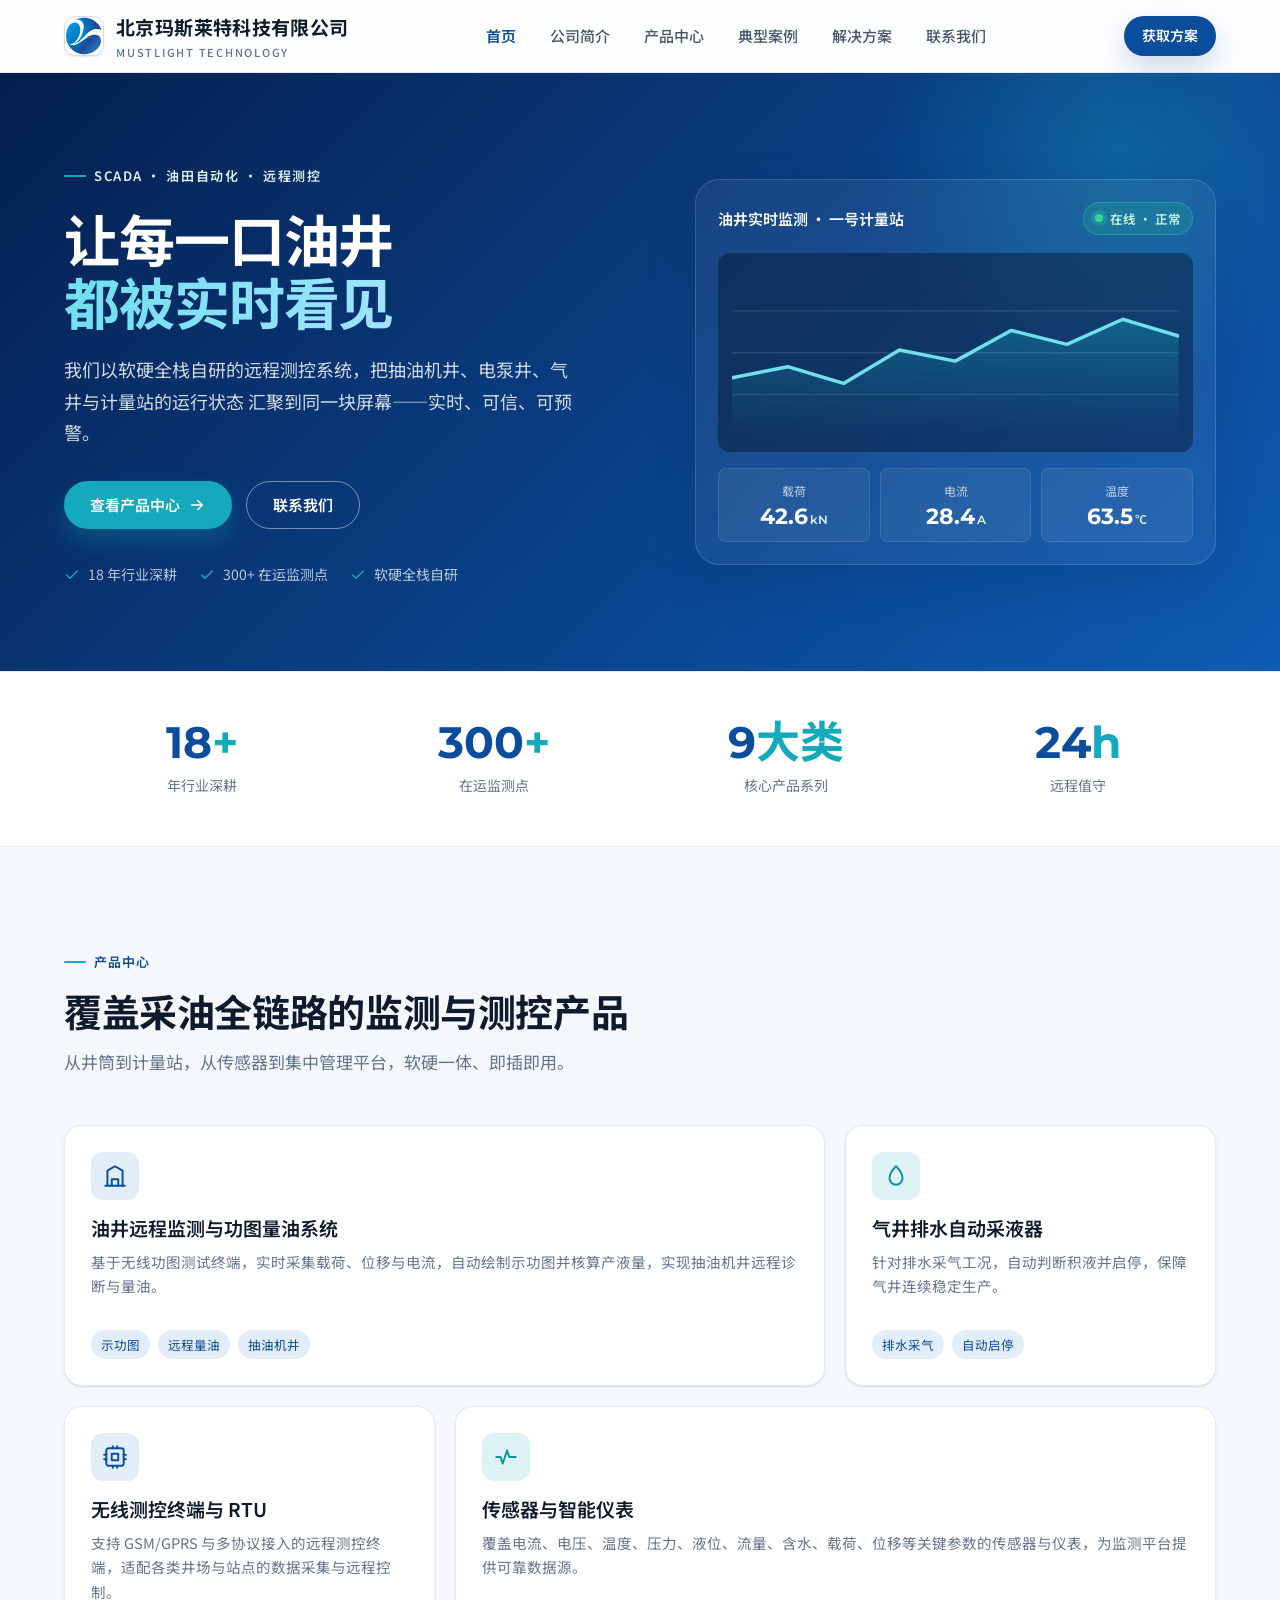
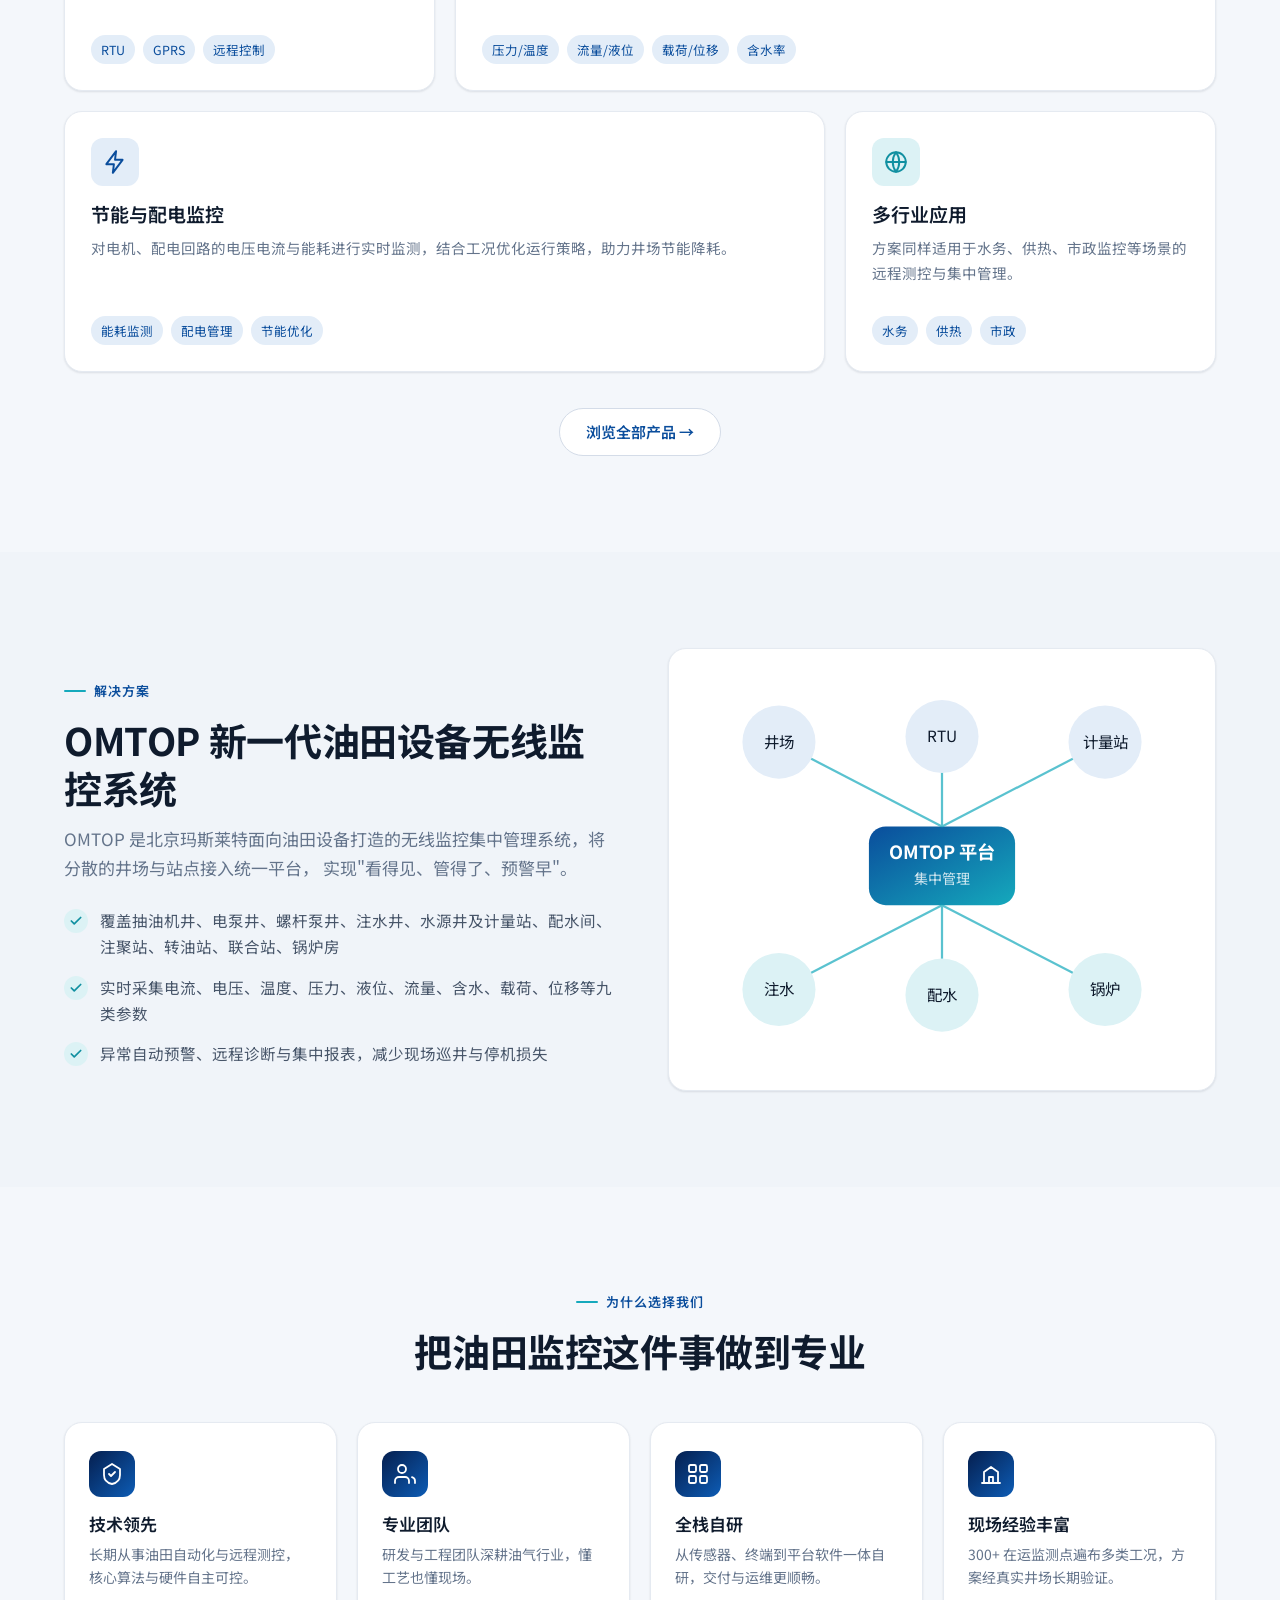
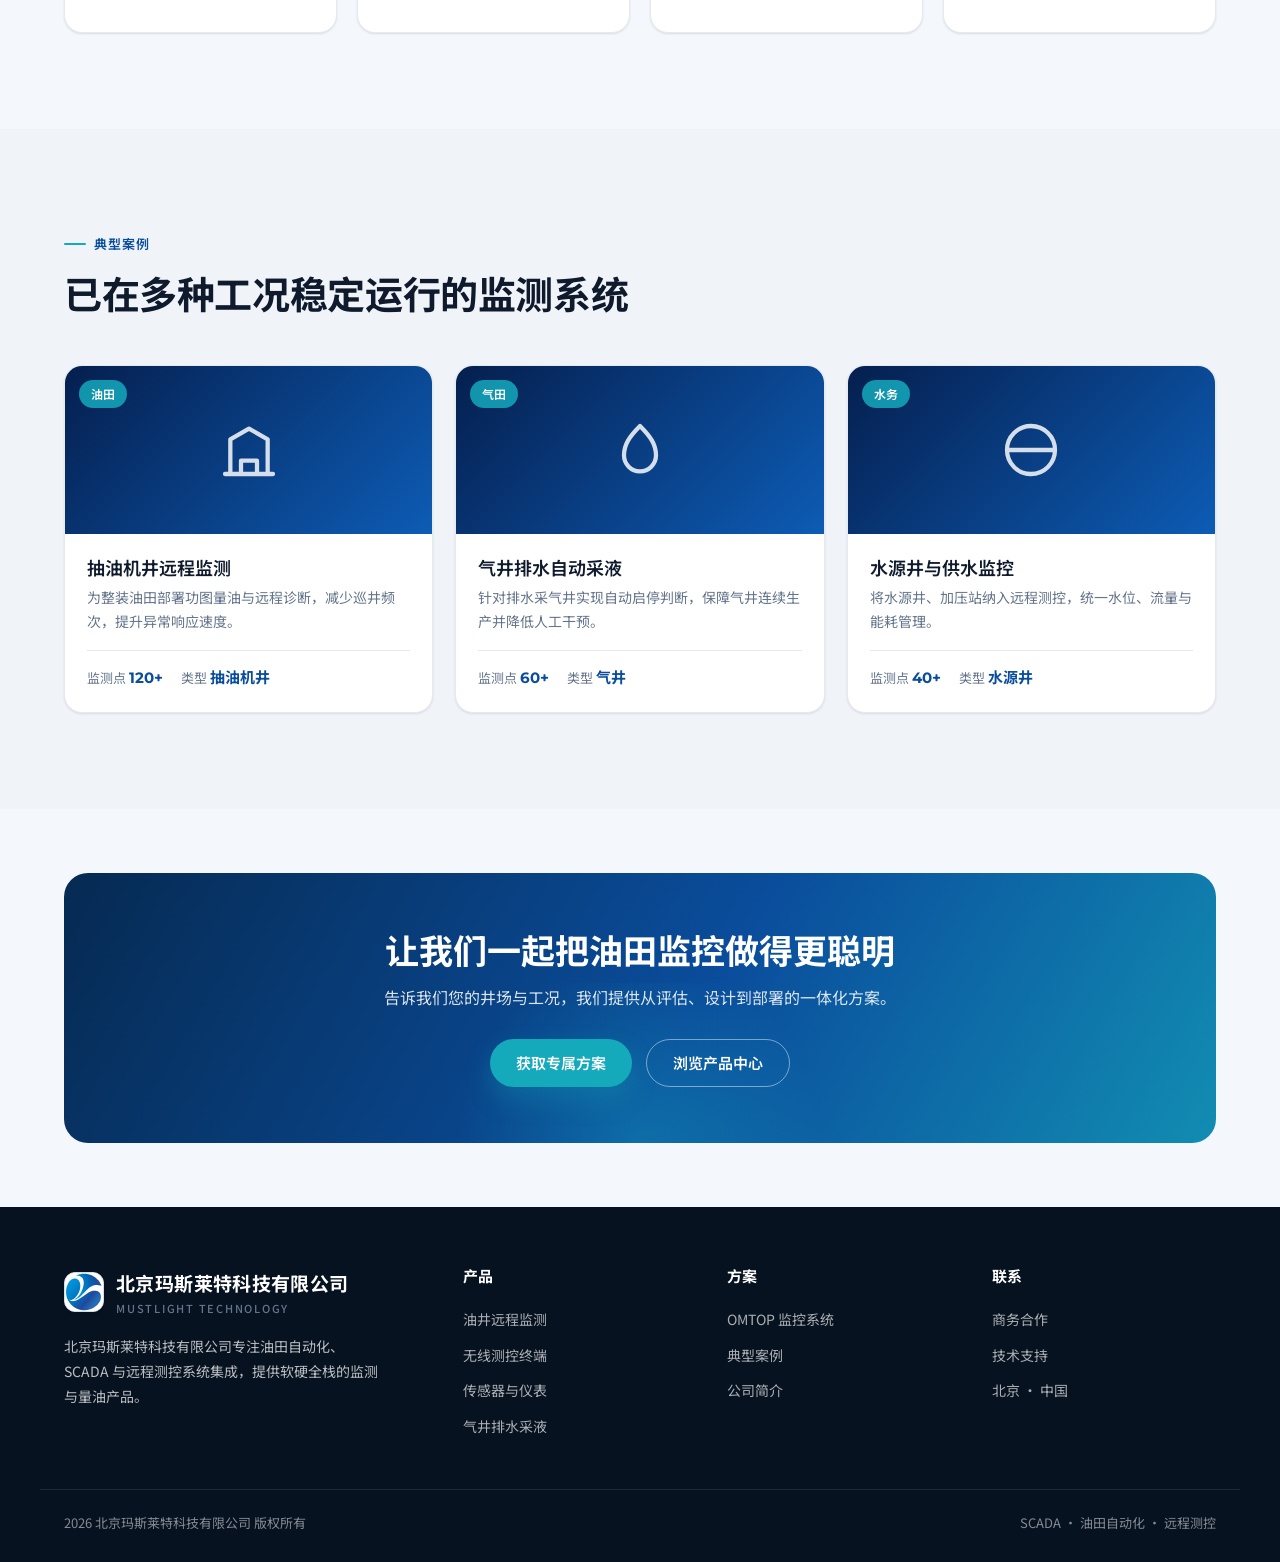
<file: index.html>
<!DOCTYPE html>
<html lang="zh-CN">
<head>
<meta charset="UTF-8" />
<meta name="viewport" content="width=device-width, initial-scale=1.0" />
<title>北京玛斯莱特科技有限公司 — 油田自动化 · SCADA · 远程测控</title>
<meta name="description" content="北京玛斯莱特科技有限公司专注油田自动化、SCADA 与远程测控系统集成，提供油井远程监测、功图量油、无线测控终端、传感器仪表等软硬全栈产品。" />
<link rel="preconnect" href="https://fonts.googleapis.com" />
<link rel="preconnect" href="https://fonts.gstatic.com" crossorigin />
<link href="https://fonts.googleapis.com/css2?family=Montserrat:wght@600;700&family=Noto+Sans+SC:wght@400;500;600;700&display=swap" rel="stylesheet" />
<link rel="stylesheet" href="assets/css/styles.css" />
</head>
<body>

<!-- ============ 头部 / 导航 ============ -->
<header class="header">
  <div class="container header__inner">
    <a class="brand" href="index.html" aria-label="北京玛斯莱特科技有限公司 首页">
      <span class="brand__mark" aria-hidden="true">
        <img class="brand__logo" src="assets/LOGO.svg" alt="北京玛斯莱特科技有限公司" />
      </span>
      <span class="brand__name">北京玛斯莱特科技有限公司<small>MUSTLIGHT TECHNOLOGY</small></span>
    </a>

    <nav class="nav" id="nav">
      <a href="index.html" class="active">首页</a>
      <a href="about.html">公司简介</a>
      <a href="products.html">产品中心</a>
      <a href="cases.html">典型案例</a>
      <a href="solution.html">解决方案</a>
      <a href="contact.html">联系我们</a>
    </nav>

    <div class="header__cta">
      <a href="contact.html" class="btn btn--primary btn--sm">获取方案</a>
      <button class="nav-toggle" id="navToggle" aria-label="展开菜单" aria-expanded="false">
        <svg viewBox="0 0 24 24" fill="none" stroke="currentColor" stroke-width="2" stroke-linecap="round"><path d="M4 7h16M4 12h16M4 17h16"/></svg>
      </button>
    </div>
  </div>
</header>

<!-- ============ Hero ============ -->
<section class="hero">
  <div class="container hero__inner">
    <div class="hero__copy">
      <span class="hero__eyebrow">SCADA · 油田自动化 · 远程测控</span>
      <h1>让每一口油井<br><span class="accent">都被实时看见</span></h1>
      <p class="hero__sub">
        我们以软硬全栈自研的远程测控系统，把抽油机井、电泵井、气井与计量站的运行状态
        汇聚到同一块屏幕——实时、可信、可预警。
      </p>
      <div class="hero__actions">
        <a href="products.html" class="btn btn--cyan">
          查看产品中心
          <svg viewBox="0 0 24 24" fill="none" stroke="currentColor" stroke-width="2" stroke-linecap="round" stroke-linejoin="round"><path d="M5 12h14M13 6l6 6-6 6"/></svg>
        </a>
        <a href="contact.html" class="btn btn--ghost">联系我们</a>
      </div>
      <div class="hero__trust">
        <span>
          <svg viewBox="0 0 24 24" fill="none" stroke="currentColor" stroke-width="2" stroke-linecap="round" stroke-linejoin="round"><path d="M20 6 9 17l-5-5"/></svg>
          18 年行业深耕
        </span>
        <span>
          <svg viewBox="0 0 24 24" fill="none" stroke="currentColor" stroke-width="2" stroke-linecap="round" stroke-linejoin="round"><path d="M20 6 9 17l-5-5"/></svg>
          300+ 在运监测点
        </span>
        <span>
          <svg viewBox="0 0 24 24" fill="none" stroke="currentColor" stroke-width="2" stroke-linecap="round" stroke-linejoin="round"><path d="M20 6 9 17l-5-5"/></svg>
          软硬全栈自研
        </span>
      </div>
    </div>

    <!-- 监控面板 -->
    <div class="monitor" aria-label="实时监测示意面板">
      <div class="monitor__top">
        <span class="monitor__title">油井实时监测 · 一号计量站</span>
        <span class="status-pill"><span class="dot"></span>在线 · 正常</span>
      </div>
      <div class="monitor__chart">
        <svg viewBox="0 0 320 120" width="100%" role="img" aria-label="载荷趋势曲线">
          <defs>
            <linearGradient id="g1" x1="0" y1="0" x2="0" y2="1">
              <stop offset="0%" stop-color="#15A9BC" stop-opacity="0.35"/>
              <stop offset="100%" stop-color="#15A9BC" stop-opacity="0"/>
            </linearGradient>
          </defs>
          <g stroke="rgba(255,255,255,0.12)" stroke-width="1">
            <line x1="0" y1="30" x2="320" y2="30"/>
            <line x1="0" y1="60" x2="320" y2="60"/>
            <line x1="0" y1="90" x2="320" y2="90"/>
          </g>
          <path d="M0 78 L40 70 L80 82 L120 58 L160 66 L200 44 L240 54 L280 36 L320 48 L320 120 L0 120 Z" fill="url(#g1)"/>
          <path d="M0 78 L40 70 L80 82 L120 58 L160 66 L200 44 L240 54 L280 36 L320 48" fill="none" stroke="#6FE0EE" stroke-width="2.5" stroke-linecap="round" stroke-linejoin="round"/>
        </svg>
      </div>
      <div class="monitor__chips">
        <div class="chip"><div class="chip__label">载荷</div><div class="chip__value">42.6<small>kN</small></div></div>
        <div class="chip"><div class="chip__label">电流</div><div class="chip__value">28.4<small>A</small></div></div>
        <div class="chip"><div class="chip__label">温度</div><div class="chip__value">63.5<small>℃</small></div></div>
      </div>
    </div>
  </div>
</section>

<!-- ============ 数据条 ============ -->
<section class="stats">
  <div class="container stats__grid">
    <div class="stat"><div class="stat__num">18<span>+</span></div><div class="stat__label">年行业深耕</div></div>
    <div class="stat"><div class="stat__num">300<span>+</span></div><div class="stat__label">在运监测点</div></div>
    <div class="stat"><div class="stat__num">9<span>大类</span></div><div class="stat__label">核心产品系列</div></div>
    <div class="stat"><div class="stat__num">24<span>h</span></div><div class="stat__label">远程值守</div></div>
  </div>
</section>

<!-- ============ 产品中心 ============ -->
<section class="section">
  <div class="container">
    <div class="section-head">
      <span class="eyebrow">产品中心</span>
      <h2 class="section-title">覆盖采油全链路的监测与测控产品</h2>
      <p class="section-sub">从井筒到计量站，从传感器到集中管理平台，软硬一体、即插即用。</p>
    </div>

    <div class="bento">
      <!-- A 宽卡 -->
      <article class="card card--wide">
        <span class="card__icon">
          <svg viewBox="0 0 24 24" fill="none" stroke="currentColor" stroke-width="1.8" stroke-linecap="round" stroke-linejoin="round"><path d="M3 21h18M5 21V7l7-4 7 4v14M9 21v-6h6v6"/></svg>
        </span>
        <h3 class="card__title">油井远程监测与功图量油系统</h3>
        <p class="card__desc">基于无线功图测试终端，实时采集载荷、位移与电流，自动绘制示功图并核算产液量，实现抽油机井远程诊断与量油。</p>
        <div class="card__tags">
          <span class="tag">示功图</span><span class="tag">远程量油</span><span class="tag">抽油机井</span>
        </div>
      </article>

      <!-- B -->
      <article class="card">
        <span class="card__icon card__icon--cyan">
          <svg viewBox="0 0 24 24" fill="none" stroke="currentColor" stroke-width="1.8" stroke-linecap="round" stroke-linejoin="round"><path d="M12 3c4 4 6 7 6 11a6 6 0 1 1-12 0c0-4 2-7 6-11Z"/></svg>
        </span>
        <h3 class="card__title">气井排水自动采液器</h3>
        <p class="card__desc">针对排水采气工况，自动判断积液并启停，保障气井连续稳定生产。</p>
        <div class="card__tags">
          <span class="tag">排水采气</span><span class="tag">自动启停</span>
        </div>
      </article>

      <!-- C -->
      <article class="card">
        <span class="card__icon">
          <svg viewBox="0 0 24 24" fill="none" stroke="currentColor" stroke-width="1.8" stroke-linecap="round" stroke-linejoin="round"><rect x="4" y="4" width="16" height="16" rx="2"/><path d="M9 9h6v6H9zM4 10h-2M4 14h-2M22 10h-2M22 14h-2M10 4V2M14 4V2M10 22v-2M14 22v-2"/></svg>
        </span>
        <h3 class="card__title">无线测控终端与 RTU</h3>
        <p class="card__desc">支持 GSM/GPRS 与多协议接入的远程测控终端，适配各类井场与站点的数据采集与远程控制。</p>
        <div class="card__tags">
          <span class="tag">RTU</span><span class="tag">GPRS</span><span class="tag">远程控制</span>
        </div>
      </article>

      <!-- D 宽卡 -->
      <article class="card card--wide">
        <span class="card__icon card__icon--cyan">
          <svg viewBox="0 0 24 24" fill="none" stroke="currentColor" stroke-width="1.8" stroke-linecap="round" stroke-linejoin="round"><path d="M3 12h4l2 6 4-12 2 6h6"/></svg>
        </span>
        <h3 class="card__title">传感器与智能仪表</h3>
        <p class="card__desc">覆盖电流、电压、温度、压力、液位、流量、含水、载荷、位移等关键参数的传感器与仪表，为监测平台提供可靠数据源。</p>
        <div class="card__tags">
          <span class="tag">压力/温度</span><span class="tag">流量/液位</span><span class="tag">载荷/位移</span><span class="tag">含水率</span>
        </div>
      </article>

      <!-- E 宽卡 -->
      <article class="card card--wide">
        <span class="card__icon">
          <svg viewBox="0 0 24 24" fill="none" stroke="currentColor" stroke-width="1.8" stroke-linecap="round" stroke-linejoin="round"><path d="M13 2 4 14h7l-1 8 9-12h-7l1-8Z"/></svg>
        </span>
        <h3 class="card__title">节能与配电监控</h3>
        <p class="card__desc">对电机、配电回路的电压电流与能耗进行实时监测，结合工况优化运行策略，助力井场节能降耗。</p>
        <div class="card__tags">
          <span class="tag">能耗监测</span><span class="tag">配电管理</span><span class="tag">节能优化</span>
        </div>
      </article>

      <!-- F -->
      <article class="card">
        <span class="card__icon card__icon--cyan">
          <svg viewBox="0 0 24 24" fill="none" stroke="currentColor" stroke-width="1.8" stroke-linecap="round" stroke-linejoin="round"><circle cx="12" cy="12" r="9"/><path d="M3 12h18M12 3a15 15 0 0 1 0 18M12 3a15 15 0 0 0 0 18"/></svg>
        </span>
        <h3 class="card__title">多行业应用</h3>
        <p class="card__desc">方案同样适用于水务、供热、市政监控等场景的远程测控与集中管理。</p>
        <div class="card__tags">
          <span class="tag">水务</span><span class="tag">供热</span><span class="tag">市政</span>
        </div>
      </article>
    </div>

    <div class="more-row">
      <a href="products.html" class="btn btn--outline">浏览全部产品 →</a>
    </div>
  </div>
</section>

<!-- ============ 解决方案 ============ -->
<section class="section section--alt">
  <div class="container solution__grid">
    <div class="solution__copy">
      <span class="eyebrow">解决方案</span>
      <h2 class="section-title">OMTOP 新一代油田设备无线监控系统</h2>
      <p class="section-sub">
        OMTOP 是北京玛斯莱特面向油田设备打造的无线监控集中管理系统，将分散的井场与站点接入统一平台，
        实现"看得见、管得了、预警早"。
      </p>
      <ul class="solution__list">
        <li>
          <span class="check"><svg viewBox="0 0 24 24" fill="none" stroke="currentColor" stroke-width="3" stroke-linecap="round" stroke-linejoin="round"><path d="M20 6 9 17l-5-5"/></svg></span>
          覆盖抽油机井、电泵井、螺杆泵井、注水井、水源井及计量站、配水间、注聚站、转油站、联合站、锅炉房
        </li>
        <li>
          <span class="check"><svg viewBox="0 0 24 24" fill="none" stroke="currentColor" stroke-width="3" stroke-linecap="round" stroke-linejoin="round"><path d="M20 6 9 17l-5-5"/></svg></span>
          实时采集电流、电压、温度、压力、液位、流量、含水、载荷、位移等九类参数
        </li>
        <li>
          <span class="check"><svg viewBox="0 0 24 24" fill="none" stroke="currentColor" stroke-width="3" stroke-linecap="round" stroke-linejoin="round"><path d="M20 6 9 17l-5-5"/></svg></span>
          异常自动预警、远程诊断与集中报表，减少现场巡井与停机损失
        </li>
      </ul>
    </div>

    <div class="solution__diagram" aria-label="系统架构示意">
      <svg viewBox="0 0 360 280" width="100%" role="img" aria-label="OMTOP 系统架构">
        <defs>
          <linearGradient id="g2" x1="0" y1="0" x2="1" y2="1">
            <stop offset="0%" stop-color="#0A4D9C"/><stop offset="100%" stop-color="#15A9BC"/>
          </linearGradient>
        </defs>
        <!-- 中心平台 -->
        <rect x="128" y="112" width="104" height="56" rx="12" fill="url(#g2)"/>
        <text x="180" y="135" text-anchor="middle" fill="#fff" font-size="13" font-weight="700" font-family="Noto Sans SC">OMTOP 平台</text>
        <text x="180" y="153" text-anchor="middle" fill="rgba(255,255,255,0.8)" font-size="10" font-family="Noto Sans SC">集中管理</text>
        <!-- 连接线 -->
        <g stroke="#15A9BC" stroke-width="1.6" opacity="0.7">
          <line x1="180" y1="112" x2="64" y2="52"/>
          <line x1="180" y1="112" x2="180" y2="48"/>
          <line x1="180" y1="112" x2="296" y2="52"/>
          <line x1="180" y1="168" x2="64" y2="228"/>
          <line x1="180" y1="168" x2="180" y2="232"/>
          <line x1="180" y1="168" x2="296" y2="228"/>
        </g>
        <!-- 终端节点 -->
        <g font-family="Noto Sans SC" font-size="11" fill="#0F1B2D" text-anchor="middle">
          <circle cx="64" cy="52" r="26" fill="#E3EDF8"/><text x="64" y="56">井场</text>
          <circle cx="180" cy="48" r="26" fill="#E3EDF8"/><text x="180" y="52">RTU</text>
          <circle cx="296" cy="52" r="26" fill="#E3EDF8"/><text x="296" y="56">计量站</text>
          <circle cx="64" cy="228" r="26" fill="#DCF2F5"/><text x="64" y="232">注水</text>
          <circle cx="180" cy="232" r="26" fill="#DCF2F5"/><text x="180" y="236">配水</text>
          <circle cx="296" cy="228" r="26" fill="#DCF2F5"/><text x="296" y="232">锅炉</text>
        </g>
      </svg>
    </div>
  </div>
</section>

<!-- ============ 优势 ============ -->
<section class="section">
  <div class="container">
    <div class="section-head center">
      <span class="eyebrow">为什么选择我们</span>
      <h2 class="section-title">把油田监控这件事做到专业</h2>
    </div>
    <div class="adv-grid">
      <div class="adv">
        <span class="adv__icon"><svg viewBox="0 0 24 24" fill="none" stroke="currentColor" stroke-width="1.8" stroke-linecap="round" stroke-linejoin="round"><path d="M12 2 4 7v6c0 5 3.5 8 8 9 4.5-1 8-4 8-9V7l-8-5Z"/><path d="M9 12l2 2 4-4"/></svg></span>
        <h3 class="adv__title">技术领先</h3>
        <p class="adv__desc">长期从事油田自动化与远程测控，核心算法与硬件自主可控。</p>
      </div>
      <div class="adv">
        <span class="adv__icon"><svg viewBox="0 0 24 24" fill="none" stroke="currentColor" stroke-width="1.8" stroke-linecap="round" stroke-linejoin="round"><path d="M16 21v-2a4 4 0 0 0-4-4H6a4 4 0 0 0-4 4v2"/><circle cx="9" cy="7" r="4"/><path d="M22 21v-2a4 4 0 0 0-3-3.87"/></svg></span>
        <h3 class="adv__title">专业团队</h3>
        <p class="adv__desc">研发与工程团队深耕油气行业，懂工艺也懂现场。</p>
      </div>
      <div class="adv">
        <span class="adv__icon"><svg viewBox="0 0 24 24" fill="none" stroke="currentColor" stroke-width="1.8" stroke-linecap="round" stroke-linejoin="round"><rect x="3" y="3" width="7" height="7" rx="1.5"/><rect x="14" y="3" width="7" height="7" rx="1.5"/><rect x="3" y="14" width="7" height="7" rx="1.5"/><rect x="14" y="14" width="7" height="7" rx="1.5"/></svg></span>
        <h3 class="adv__title">全栈自研</h3>
        <p class="adv__desc">从传感器、终端到平台软件一体自研，交付与运维更顺畅。</p>
      </div>
      <div class="adv">
        <span class="adv__icon"><svg viewBox="0 0 24 24" fill="none" stroke="currentColor" stroke-width="1.8" stroke-linecap="round" stroke-linejoin="round"><path d="M3 21h18M5 21V10l7-5 7 5v11M10 21v-6h4v6"/></svg></span>
        <h3 class="adv__title">现场经验丰富</h3>
        <p class="adv__desc">300+ 在运监测点遍布多类工况，方案经真实井场长期验证。</p>
      </div>
    </div>
  </div>
</section>

<!-- ============ 典型案例 ============ -->
<section class="section section--alt">
  <div class="container">
    <div class="section-head">
      <span class="eyebrow">典型案例</span>
      <h2 class="section-title">已在多种工况稳定运行的监测系统</h2>
    </div>
    <div class="case-grid">
      <article class="case">
        <div class="case__media">
          <span class="case__tag">油田</span>
          <svg viewBox="0 0 24 24" fill="none" stroke="currentColor" stroke-width="1.6" stroke-linecap="round" stroke-linejoin="round"><path d="M3 21h18M5 21V8l7-4 7 4v13M9 21v-5h6v5"/></svg>
        </div>
        <div class="case__body">
          <h3 class="case__title">抽油机井远程监测</h3>
          <p class="case__desc">为整装油田部署功图量油与远程诊断，减少巡井频次，提升异常响应速度。</p>
          <div class="case__meta"><span>监测点 <b>120+</b></span><span>类型 <b>抽油机井</b></span></div>
        </div>
      </article>

      <article class="case">
        <div class="case__media">
          <span class="case__tag">气田</span>
          <svg viewBox="0 0 24 24" fill="none" stroke="currentColor" stroke-width="1.6" stroke-linecap="round" stroke-linejoin="round"><path d="M12 3c4 4 6 7 6 11a6 6 0 1 1-12 0c0-4 2-7 6-11Z"/></svg>
        </div>
        <div class="case__body">
          <h3 class="case__title">气井排水自动采液</h3>
          <p class="case__desc">针对排水采气井实现自动启停判断，保障气井连续生产并降低人工干预。</p>
          <div class="case__meta"><span>监测点 <b>60+</b></span><span>类型 <b>气井</b></span></div>
        </div>
      </article>

      <article class="case">
        <div class="case__media">
          <span class="case__tag">水务</span>
          <svg viewBox="0 0 24 24" fill="none" stroke="currentColor" stroke-width="1.6" stroke-linecap="round" stroke-linejoin="round"><path d="M3 12h18M3 12a9 9 0 0 1 18 0M3 12a9 9 0 0 0 18 0"/></svg>
        </div>
        <div class="case__body">
          <h3 class="case__title">水源井与供水监控</h3>
          <p class="case__desc">将水源井、加压站纳入远程测控，统一水位、流量与能耗管理。</p>
          <div class="case__meta"><span>监测点 <b>40+</b></span><span>类型 <b>水源井</b></span></div>
        </div>
      </article>
    </div>
  </div>
</section>

<!-- ============ CTA ============ -->
<section class="section section--tight">
  <div class="container">
    <div class="cta">
      <div class="cta__inner">
        <h2>让我们一起把油田监控做得更聪明</h2>
        <p>告诉我们您的井场与工况，我们提供从评估、设计到部署的一体化方案。</p>
        <div class="cta__actions">
          <a href="contact.html" class="btn btn--cyan">获取专属方案</a>
          <a href="products.html" class="btn btn--ghost">浏览产品中心</a>
        </div>
      </div>
    </div>
  </div>
</section>

<!-- ============ 页脚 ============ -->
<footer class="footer">
  <div class="container footer__grid">
    <div>
      <a class="brand" href="index.html">
        <span class="brand__mark" aria-hidden="true">
          <img class="brand__logo" src="assets/LOGO.svg" alt="北京玛斯莱特科技有限公司" />
        </span>
        <span class="brand__name">北京玛斯莱特科技有限公司<small>MUSTLIGHT TECHNOLOGY</small></span>
      </a>
      <p class="footer__about">北京玛斯莱特科技有限公司专注油田自动化、SCADA 与远程测控系统集成，提供软硬全栈的监测与量油产品。</p>
    </div>
    <div class="footer__col">
      <h4>产品</h4>
      <a href="products.html">油井远程监测</a>
      <a href="products.html">无线测控终端</a>
      <a href="products.html">传感器与仪表</a>
      <a href="products.html">气井排水采液</a>
    </div>
    <div class="footer__col">
      <h4>方案</h4>
      <a href="solution.html">OMTOP 监控系统</a>
      <a href="cases.html">典型案例</a>
      <a href="about.html">公司简介</a>
    </div>
    <div class="footer__col">
      <h4>联系</h4>
      <a href="contact.html">商务合作</a>
      <a href="contact.html">技术支持</a>
      <a href="contact.html">北京 · 中国</a>
    </div>
  </div>
  <div class="container footer__bottom">
    <span>2026 北京玛斯莱特科技有限公司 版权所有</span>
    <span>SCADA · 油田自动化 · 远程测控</span>
  </div>
</footer>

<script src="assets/js/main.js"></script>
</body>
</html>
</file>
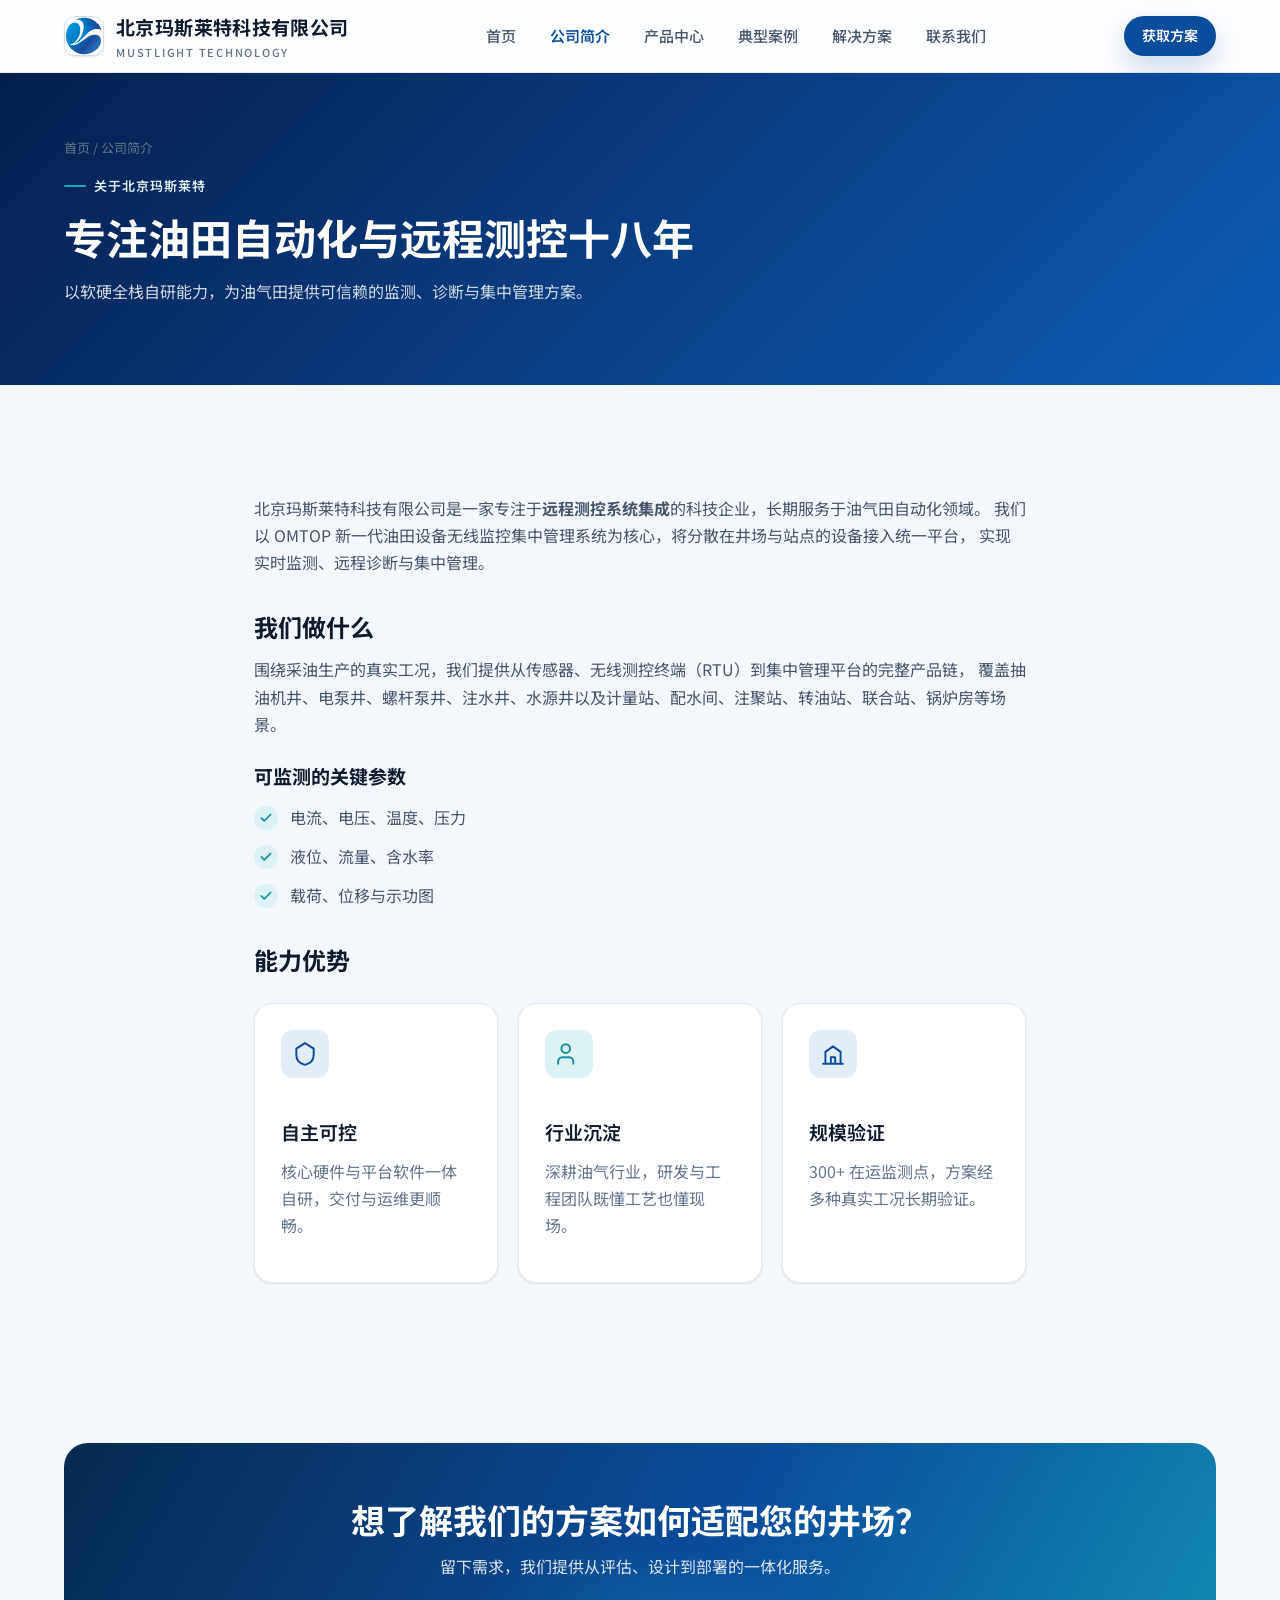
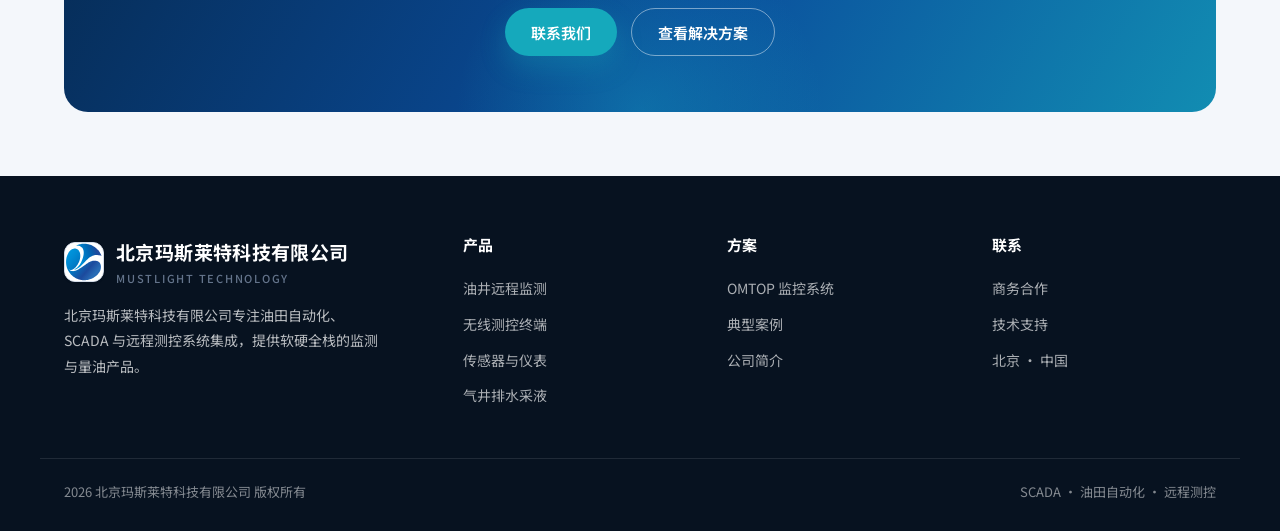
<file: about.html>
<!DOCTYPE html>
<html lang="zh-CN">
<head>
<meta charset="UTF-8" />
<meta name="viewport" content="width=device-width, initial-scale=1.0" />
<title>公司简介 — 北京玛斯莱特科技有限公司</title>
<meta name="description" content="北京玛斯莱特科技有限公司专注油田自动化、SCADA 与远程测控系统集成，提供 OMTOP 油田设备无线监控系统等软硬全栈产品。" />
<link rel="preconnect" href="https://fonts.googleapis.com" />
<link rel="preconnect" href="https://fonts.gstatic.com" crossorigin />
<link href="https://fonts.googleapis.com/css2?family=Montserrat:wght@600;700&family=Noto+Sans+SC:wght@400;500;600;700&display=swap" rel="stylesheet" />
<link rel="stylesheet" href="assets/css/styles.css" />
</head>
<body>

<!-- ============ 头部 / 导航 ============ -->
<header class="header">
  <div class="container header__inner">
    <a class="brand" href="index.html" aria-label="北京玛斯莱特科技有限公司 首页">
      <span class="brand__mark" aria-hidden="true">
        <img class="brand__logo" src="assets/LOGO.svg" alt="北京玛斯莱特科技有限公司" />
      </span>
      <span class="brand__name">北京玛斯莱特科技有限公司<small>MUSTLIGHT TECHNOLOGY</small></span>
    </a>
    <nav class="nav" id="nav">
      <a href="index.html">首页</a>
      <a href="about.html" class="active">公司简介</a>
      <a href="products.html">产品中心</a>
      <a href="cases.html">典型案例</a>
      <a href="solution.html">解决方案</a>
      <a href="contact.html">联系我们</a>
    </nav>
    <div class="header__cta">
      <a href="contact.html" class="btn btn--primary btn--sm">获取方案</a>
      <button class="nav-toggle" id="navToggle" aria-label="展开菜单" aria-expanded="false">
        <svg viewBox="0 0 24 24" fill="none" stroke="currentColor" stroke-width="2" stroke-linecap="round"><path d="M4 7h16M4 12h16M4 17h16"/></svg>
      </button>
    </div>
  </div>
</header>

<!-- ============ 内页头图 ============ -->
<section class="page-hero">
  <div class="container">
    <div class="breadcrumb"><a href="index.html">首页</a> / 公司简介</div>
    <span class="eyebrow">关于北京玛斯莱特</span>
    <h1>专注油田自动化与远程测控十八年</h1>
    <p>以软硬全栈自研能力，为油气田提供可信赖的监测、诊断与集中管理方案。</p>
  </div>
</section>

<!-- ============ 公司概况 ============ -->
<section class="section">
  <div class="container prose">
    <p>
      北京玛斯莱特科技有限公司是一家专注于<strong>远程测控系统集成</strong>的科技企业，长期服务于油气田自动化领域。
      我们以 OMTOP 新一代油田设备无线监控集中管理系统为核心，将分散在井场与站点的设备接入统一平台，
      实现实时监测、远程诊断与集中管理。
    </p>

    <h2>我们做什么</h2>
    <p>
      围绕采油生产的真实工况，我们提供从传感器、无线测控终端（RTU）到集中管理平台的完整产品链，
      覆盖抽油机井、电泵井、螺杆泵井、注水井、水源井以及计量站、配水间、注聚站、转油站、联合站、锅炉房等场景。
    </p>

    <h3>可监测的关键参数</h3>
    <ul class="ticks">
      <li><span class="check"><svg viewBox="0 0 24 24" fill="none" stroke="currentColor" stroke-width="3" stroke-linecap="round" stroke-linejoin="round"><path d="M20 6 9 17l-5-5"/></svg></span>电流、电压、温度、压力</li>
      <li><span class="check"><svg viewBox="0 0 24 24" fill="none" stroke="currentColor" stroke-width="3" stroke-linecap="round" stroke-linejoin="round"><path d="M20 6 9 17l-5-5"/></svg></span>液位、流量、含水率</li>
      <li><span class="check"><svg viewBox="0 0 24 24" fill="none" stroke="currentColor" stroke-width="3" stroke-linecap="round" stroke-linejoin="round"><path d="M20 6 9 17l-5-5"/></svg></span>载荷、位移与示功图</li>
    </ul>

    <h2>能力优势</h2>
    <div class="info-grid">
      <article class="card">
        <span class="card__icon"><svg viewBox="0 0 24 24" fill="none" stroke="currentColor" stroke-width="1.8" stroke-linecap="round" stroke-linejoin="round"><path d="M12 2 4 7v6c0 5 3.5 8 8 9 4.5-1 8-4 8-9V7l-8-5Z"/></svg></span>
        <h3 class="card__title">自主可控</h3>
        <p class="card__desc">核心硬件与平台软件一体自研，交付与运维更顺畅。</p>
      </article>
      <article class="card">
        <span class="card__icon card__icon--cyan"><svg viewBox="0 0 24 24" fill="none" stroke="currentColor" stroke-width="1.8" stroke-linecap="round" stroke-linejoin="round"><path d="M16 21v-2a4 4 0 0 0-4-4H6a4 4 0 0 0-4 4v2"/><circle cx="9" cy="7" r="4"/></svg></span>
        <h3 class="card__title">行业沉淀</h3>
        <p class="card__desc">深耕油气行业，研发与工程团队既懂工艺也懂现场。</p>
      </article>
      <article class="card">
        <span class="card__icon"><svg viewBox="0 0 24 24" fill="none" stroke="currentColor" stroke-width="1.8" stroke-linecap="round" stroke-linejoin="round"><path d="M3 21h18M5 21V10l7-5 7 5v11M10 21v-6h4v6"/></svg></span>
        <h3 class="card__title">规模验证</h3>
        <p class="card__desc">300+ 在运监测点，方案经多种真实工况长期验证。</p>
      </article>
    </div>
  </div>
</section>

<!-- ============ CTA ============ -->
<section class="section section--tight">
  <div class="container">
    <div class="cta">
      <div class="cta__inner">
        <h2>想了解我们的方案如何适配您的井场？</h2>
        <p>留下需求，我们提供从评估、设计到部署的一体化服务。</p>
        <div class="cta__actions">
          <a href="contact.html" class="btn btn--cyan">联系我们</a>
          <a href="solution.html" class="btn btn--ghost">查看解决方案</a>
        </div>
      </div>
    </div>
  </div>
</section>

<!-- ============ 页脚 ============ -->
<footer class="footer">
  <div class="container footer__grid">
    <div>
      <a class="brand" href="index.html">
        <span class="brand__mark" aria-hidden="true">
          <img class="brand__logo" src="assets/LOGO.svg" alt="北京玛斯莱特科技有限公司" />
        </span>
        <span class="brand__name">北京玛斯莱特科技有限公司<small>MUSTLIGHT TECHNOLOGY</small></span>
      </a>
      <p class="footer__about">北京玛斯莱特科技有限公司专注油田自动化、SCADA 与远程测控系统集成，提供软硬全栈的监测与量油产品。</p>
    </div>
    <div class="footer__col">
      <h4>产品</h4>
      <a href="products.html">油井远程监测</a>
      <a href="products.html">无线测控终端</a>
      <a href="products.html">传感器与仪表</a>
      <a href="products.html">气井排水采液</a>
    </div>
    <div class="footer__col">
      <h4>方案</h4>
      <a href="solution.html">OMTOP 监控系统</a>
      <a href="cases.html">典型案例</a>
      <a href="about.html">公司简介</a>
    </div>
    <div class="footer__col">
      <h4>联系</h4>
      <a href="contact.html">商务合作</a>
      <a href="contact.html">技术支持</a>
      <a href="contact.html">北京 · 中国</a>
    </div>
  </div>
  <div class="container footer__bottom">
    <span>2026 北京玛斯莱特科技有限公司 版权所有</span>
    <span>SCADA · 油田自动化 · 远程测控</span>
  </div>
</footer>

<script src="assets/js/main.js"></script>
</body>
</html>
</file>
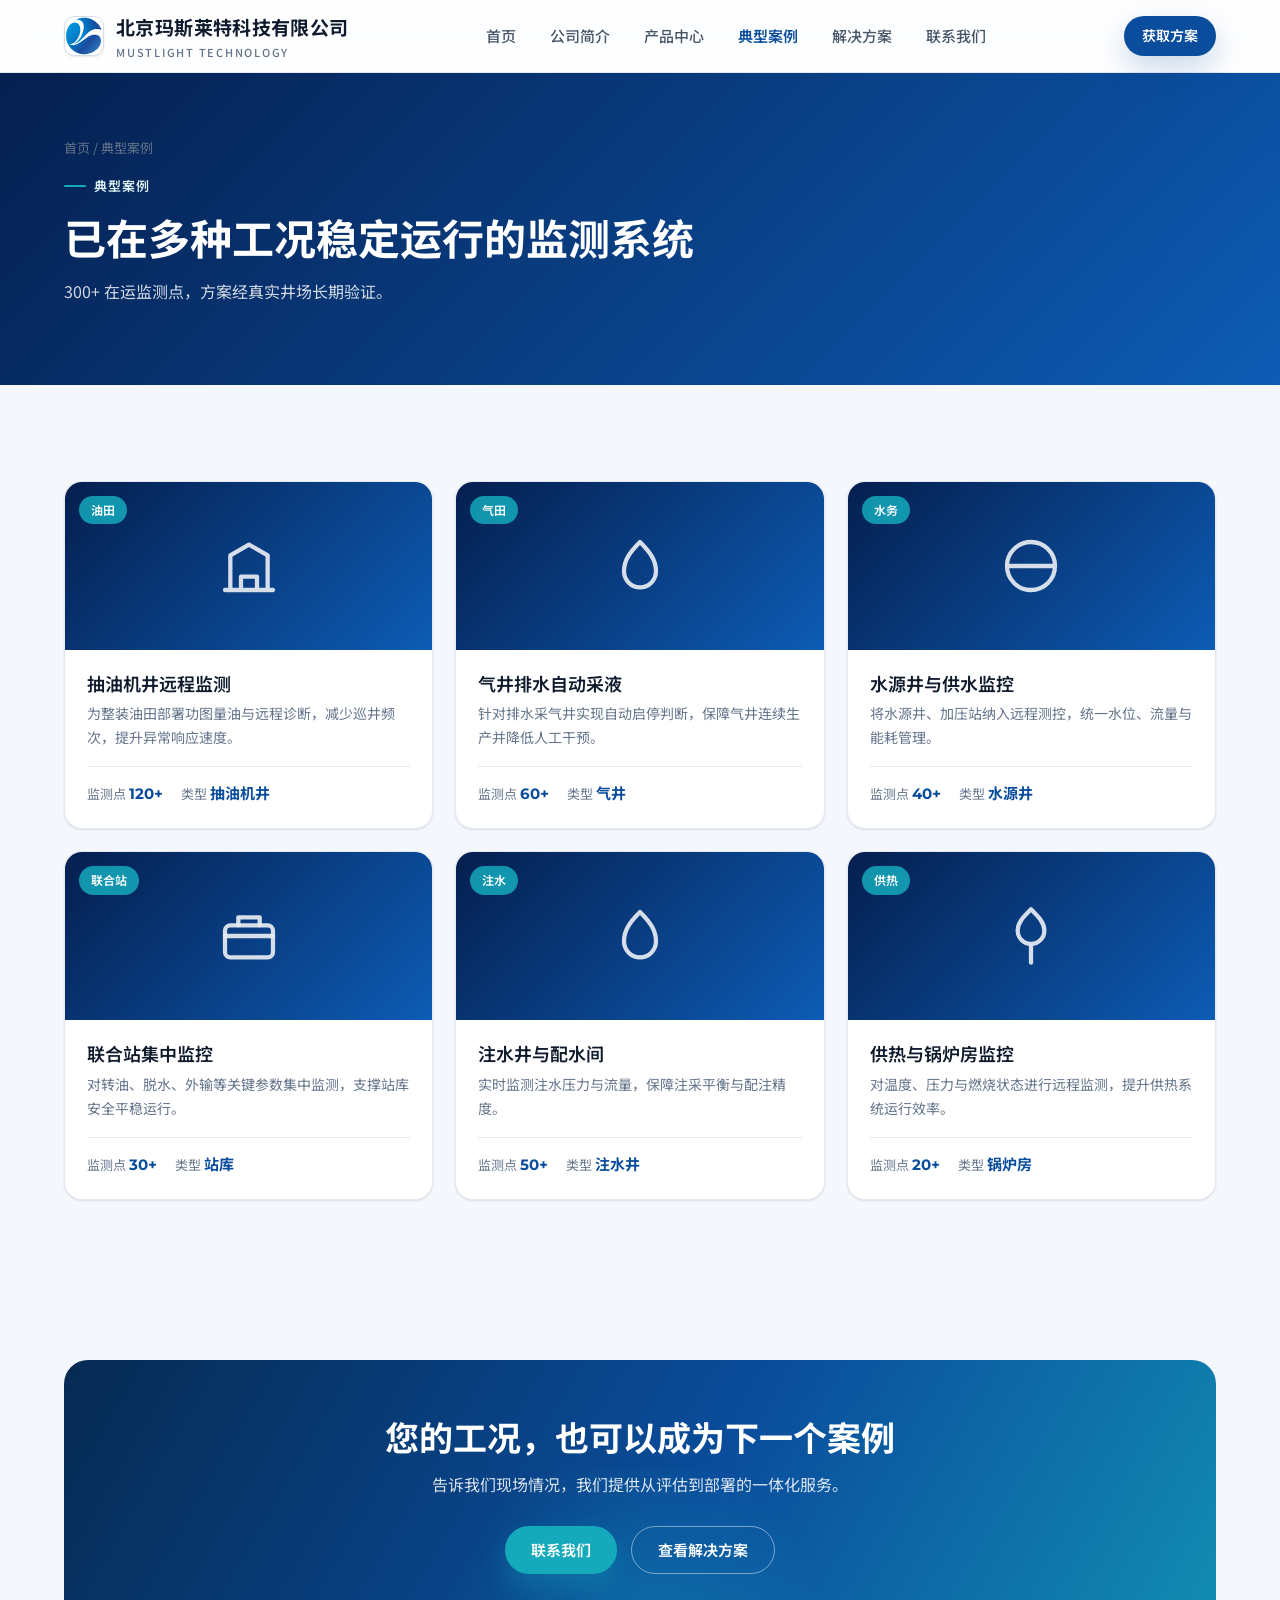
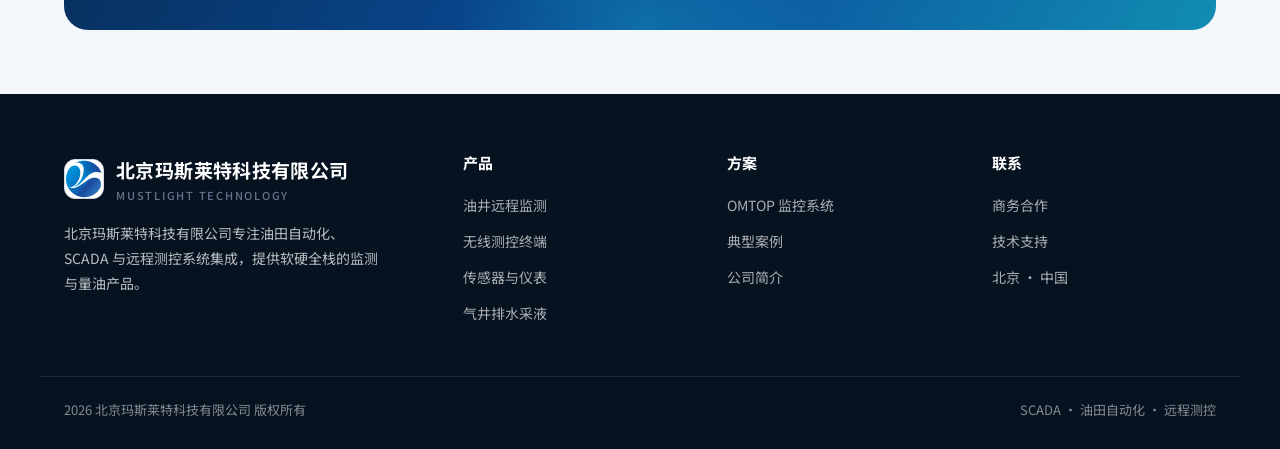
<file: cases.html>
<!DOCTYPE html>
<html lang="zh-CN">
<head>
<meta charset="UTF-8" />
<meta name="viewport" content="width=device-width, initial-scale=1.0" />
<title>典型案例 — 北京玛斯莱特科技有限公司</title>
<meta name="description" content="北京玛斯莱特典型案例：抽油机井远程监测、气井排水自动采液、水源井与供水监控等已在多种工况稳定运行的监测系统。" />
<link rel="preconnect" href="https://fonts.googleapis.com" />
<link rel="preconnect" href="https://fonts.gstatic.com" crossorigin />
<link href="https://fonts.googleapis.com/css2?family=Montserrat:wght@600;700&family=Noto+Sans+SC:wght@400;500;600;700&display=swap" rel="stylesheet" />
<link rel="stylesheet" href="assets/css/styles.css" />
</head>
<body>

<header class="header">
  <div class="container header__inner">
    <a class="brand" href="index.html" aria-label="北京玛斯莱特科技有限公司 首页">
      <span class="brand__mark" aria-hidden="true"><img class="brand__logo" src="assets/LOGO.svg" alt="北京玛斯莱特科技有限公司" /></span>
      <span class="brand__name">北京玛斯莱特科技有限公司<small>MUSTLIGHT TECHNOLOGY</small></span>
    </a>
    <nav class="nav" id="nav">
      <a href="index.html">首页</a>
      <a href="about.html">公司简介</a>
      <a href="products.html">产品中心</a>
      <a href="cases.html" class="active">典型案例</a>
      <a href="solution.html">解决方案</a>
      <a href="contact.html">联系我们</a>
    </nav>
    <div class="header__cta">
      <a href="contact.html" class="btn btn--primary btn--sm">获取方案</a>
      <button class="nav-toggle" id="navToggle" aria-label="展开菜单" aria-expanded="false"><svg viewBox="0 0 24 24" fill="none" stroke="currentColor" stroke-width="2" stroke-linecap="round"><path d="M4 7h16M4 12h16M4 17h16"/></svg></button>
    </div>
  </div>
</header>

<section class="page-hero">
  <div class="container">
    <div class="breadcrumb"><a href="index.html">首页</a> / 典型案例</div>
    <span class="eyebrow">典型案例</span>
    <h1>已在多种工况稳定运行的监测系统</h1>
    <p>300+ 在运监测点，方案经真实井场长期验证。</p>
  </div>
</section>

<section class="section">
  <div class="container case-grid">
    <article class="case">
      <div class="case__media"><span class="case__tag">油田</span><svg viewBox="0 0 24 24" fill="none" stroke="currentColor" stroke-width="1.6" stroke-linecap="round" stroke-linejoin="round"><path d="M3 21h18M5 21V8l7-4 7 4v13M9 21v-5h6v5"/></svg></div>
      <div class="case__body">
        <h3 class="case__title">抽油机井远程监测</h3>
        <p class="case__desc">为整装油田部署功图量油与远程诊断，减少巡井频次，提升异常响应速度。</p>
        <div class="case__meta"><span>监测点 <b>120+</b></span><span>类型 <b>抽油机井</b></span></div>
      </div>
    </article>
    <article class="case">
      <div class="case__media"><span class="case__tag">气田</span><svg viewBox="0 0 24 24" fill="none" stroke="currentColor" stroke-width="1.6" stroke-linecap="round" stroke-linejoin="round"><path d="M12 3c4 4 6 7 6 11a6 6 0 1 1-12 0c0-4 2-7 6-11Z"/></svg></div>
      <div class="case__body">
        <h3 class="case__title">气井排水自动采液</h3>
        <p class="case__desc">针对排水采气井实现自动启停判断，保障气井连续生产并降低人工干预。</p>
        <div class="case__meta"><span>监测点 <b>60+</b></span><span>类型 <b>气井</b></span></div>
      </div>
    </article>
    <article class="case">
      <div class="case__media"><span class="case__tag">水务</span><svg viewBox="0 0 24 24" fill="none" stroke="currentColor" stroke-width="1.6" stroke-linecap="round" stroke-linejoin="round"><path d="M3 12h18M3 12a9 9 0 0 1 18 0M3 12a9 9 0 0 0 18 0"/></svg></div>
      <div class="case__body">
        <h3 class="case__title">水源井与供水监控</h3>
        <p class="case__desc">将水源井、加压站纳入远程测控，统一水位、流量与能耗管理。</p>
        <div class="case__meta"><span>监测点 <b>40+</b></span><span>类型 <b>水源井</b></span></div>
      </div>
    </article>
    <article class="case">
      <div class="case__media"><span class="case__tag">联合站</span><svg viewBox="0 0 24 24" fill="none" stroke="currentColor" stroke-width="1.6" stroke-linecap="round" stroke-linejoin="round"><rect x="3" y="8" width="18" height="12" rx="2"/><path d="M3 12h18M8 8V5h8v3"/></svg></div>
      <div class="case__body">
        <h3 class="case__title">联合站集中监控</h3>
        <p class="case__desc">对转油、脱水、外输等关键参数集中监测，支撑站库安全平稳运行。</p>
        <div class="case__meta"><span>监测点 <b>30+</b></span><span>类型 <b>站库</b></span></div>
      </div>
    </article>
    <article class="case">
      <div class="case__media"><span class="case__tag">注水</span><svg viewBox="0 0 24 24" fill="none" stroke="currentColor" stroke-width="1.6" stroke-linecap="round" stroke-linejoin="round"><path d="M12 3c4 4 6 7 6 11a6 6 0 1 1-12 0c0-4 2-7 6-11Z"/></svg></div>
      <div class="case__body">
        <h3 class="case__title">注水井与配水间</h3>
        <p class="case__desc">实时监测注水压力与流量，保障注采平衡与配注精度。</p>
        <div class="case__meta"><span>监测点 <b>50+</b></span><span>类型 <b>注水井</b></span></div>
      </div>
    </article>
    <article class="case">
      <div class="case__media"><span class="case__tag">供热</span><svg viewBox="0 0 24 24" fill="none" stroke="currentColor" stroke-width="1.6" stroke-linecap="round" stroke-linejoin="round"><path d="M12 2c3 3 5 5 5 8a5 5 0 0 1-10 0c0-3 2-5 5-8Z"/><path d="M12 22v-6"/></svg></div>
      <div class="case__body">
        <h3 class="case__title">供热与锅炉房监控</h3>
        <p class="case__desc">对温度、压力与燃烧状态进行远程监测，提升供热系统运行效率。</p>
        <div class="case__meta"><span>监测点 <b>20+</b></span><span>类型 <b>锅炉房</b></span></div>
      </div>
    </article>
  </div>
</section>

<section class="section section--tight">
  <div class="container">
    <div class="cta">
      <div class="cta__inner">
        <h2>您的工况，也可以成为下一个案例</h2>
        <p>告诉我们现场情况，我们提供从评估到部署的一体化服务。</p>
        <div class="cta__actions"><a href="contact.html" class="btn btn--cyan">联系我们</a><a href="solution.html" class="btn btn--ghost">查看解决方案</a></div>
      </div>
    </div>
  </div>
</section>

<footer class="footer">
  <div class="container footer__grid">
    <div>
      <a class="brand" href="index.html"><span class="brand__mark" aria-hidden="true"><img class="brand__logo" src="assets/LOGO.svg" alt="北京玛斯莱特科技有限公司" /></span><span class="brand__name">北京玛斯莱特科技有限公司<small>MUSTLIGHT TECHNOLOGY</small></span></a>
      <p class="footer__about">北京玛斯莱特科技有限公司专注油田自动化、SCADA 与远程测控系统集成，提供软硬全栈的监测与量油产品。</p>
    </div>
    <div class="footer__col"><h4>产品</h4><a href="products.html">油井远程监测</a><a href="products.html">无线测控终端</a><a href="products.html">传感器与仪表</a><a href="products.html">气井排水采液</a></div>
    <div class="footer__col"><h4>方案</h4><a href="solution.html">OMTOP 监控系统</a><a href="cases.html">典型案例</a><a href="about.html">公司简介</a></div>
    <div class="footer__col"><h4>联系</h4><a href="contact.html">商务合作</a><a href="contact.html">技术支持</a><a href="contact.html">北京 · 中国</a></div>
  </div>
  <div class="container footer__bottom"><span>2026 北京玛斯莱特科技有限公司 版权所有</span><span>SCADA · 油田自动化 · 远程测控</span></div>
</footer>

<script src="assets/js/main.js"></script>
</body>
</html>
</file>
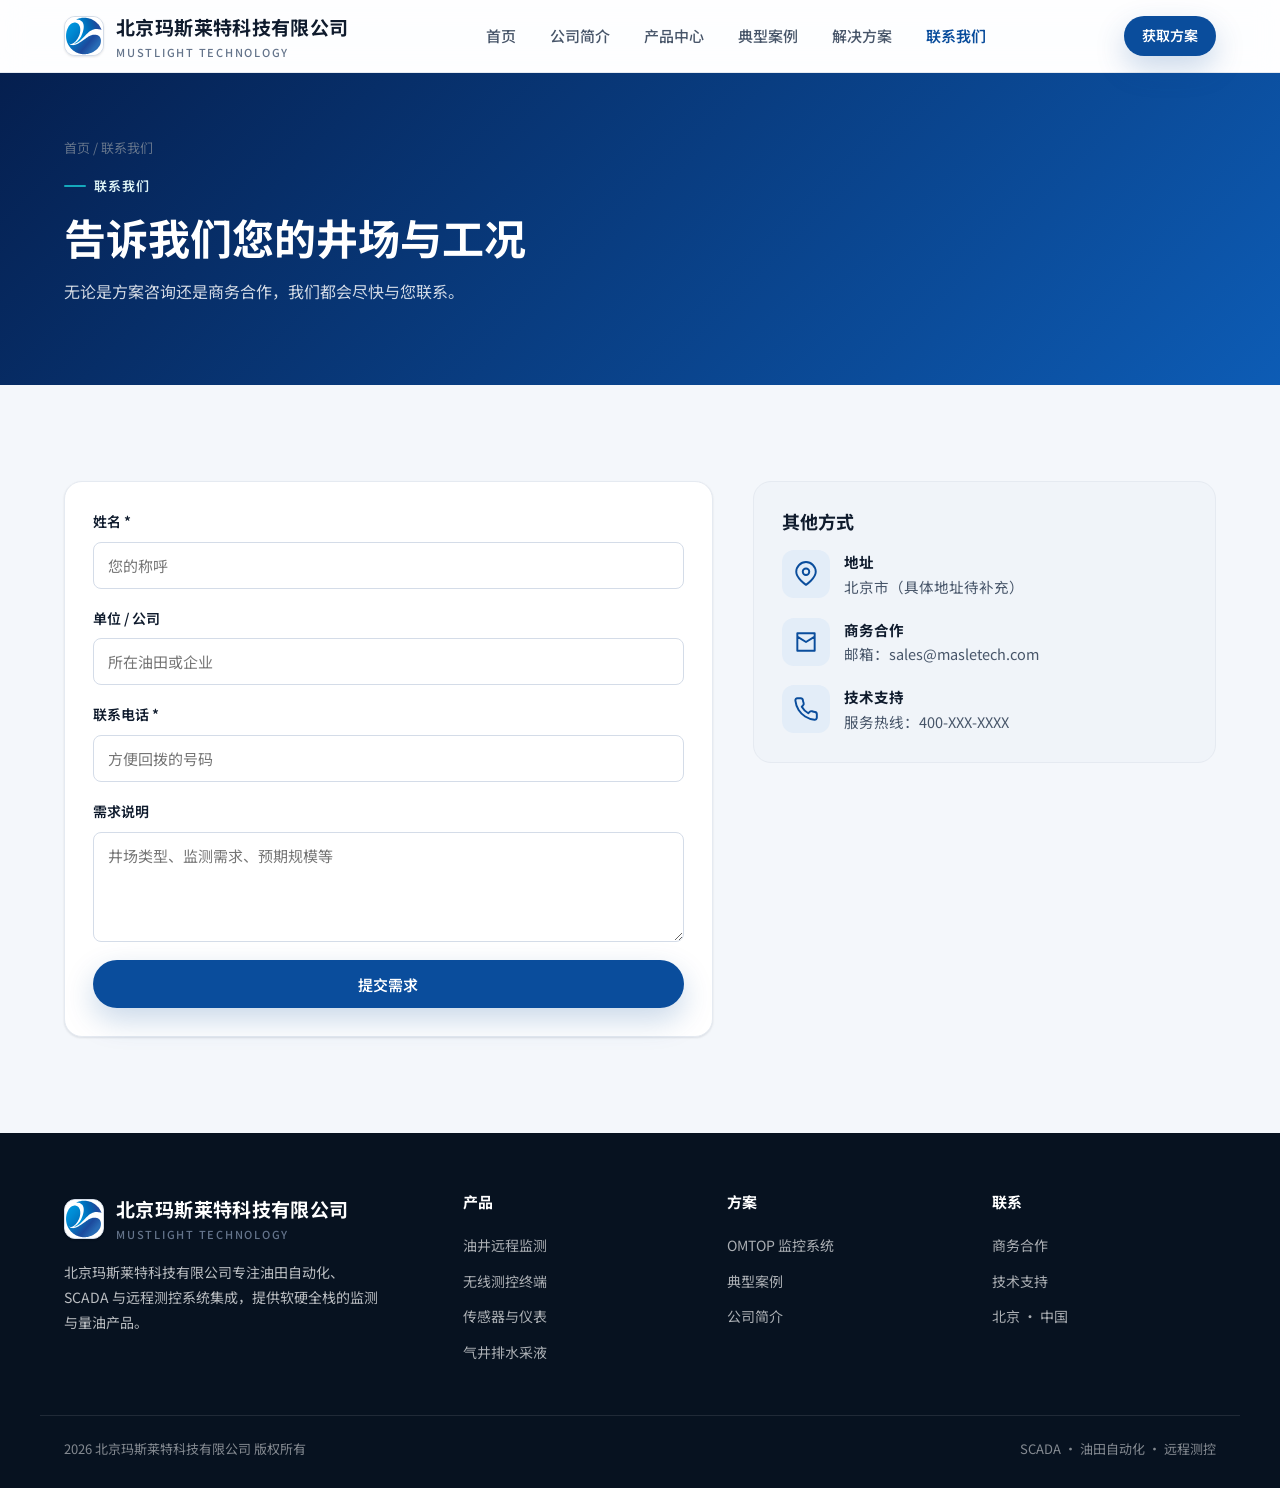
<file: contact.html>
<!DOCTYPE html>
<html lang="zh-CN">
<head>
<meta charset="UTF-8" />
<meta name="viewport" content="width=device-width, initial-scale=1.0" />
<title>联系我们 — 北京玛斯莱特科技有限公司</title>
<meta name="description" content="联系北京玛斯莱特科技有限公司：获取油田自动化、SCADA 与远程测控系统的解决方案与商务合作支持。" />
<link rel="preconnect" href="https://fonts.googleapis.com" />
<link rel="preconnect" href="https://fonts.gstatic.com" crossorigin />
<link href="https://fonts.googleapis.com/css2?family=Montserrat:wght@600;700&family=Noto+Sans+SC:wght@400;500;600;700&display=swap" rel="stylesheet" />
<link rel="stylesheet" href="assets/css/styles.css" />
</head>
<body>

<header class="header">
  <div class="container header__inner">
    <a class="brand" href="index.html" aria-label="北京玛斯莱特科技有限公司 首页">
      <span class="brand__mark" aria-hidden="true"><img class="brand__logo" src="assets/LOGO.svg" alt="北京玛斯莱特科技有限公司" /></span>
      <span class="brand__name">北京玛斯莱特科技有限公司<small>MUSTLIGHT TECHNOLOGY</small></span>
    </a>
    <nav class="nav" id="nav">
      <a href="index.html">首页</a>
      <a href="about.html">公司简介</a>
      <a href="products.html">产品中心</a>
      <a href="cases.html">典型案例</a>
      <a href="solution.html">解决方案</a>
      <a href="contact.html" class="active">联系我们</a>
    </nav>
    <div class="header__cta">
      <a href="contact.html" class="btn btn--primary btn--sm">获取方案</a>
      <button class="nav-toggle" id="navToggle" aria-label="展开菜单" aria-expanded="false"><svg viewBox="0 0 24 24" fill="none" stroke="currentColor" stroke-width="2" stroke-linecap="round"><path d="M4 7h16M4 12h16M4 17h16"/></svg></button>
    </div>
  </div>
</header>

<section class="page-hero">
  <div class="container">
    <div class="breadcrumb"><a href="index.html">首页</a> / 联系我们</div>
    <span class="eyebrow">联系我们</span>
    <h1>告诉我们您的井场与工况</h1>
    <p>无论是方案咨询还是商务合作，我们都会尽快与您联系。</p>
  </div>
</section>

<section class="section">
  <div class="container contact-grid">
    <div class="contact__form-wrap">
      <form class="form" action="#" method="post" onsubmit="return false;">
        <div class="field">
          <label for="name">姓名 *</label>
          <input id="name" name="name" type="text" placeholder="您的称呼" required />
        </div>
        <div class="field">
          <label for="company">单位 / 公司</label>
          <input id="company" name="company" type="text" placeholder="所在油田或企业" />
        </div>
        <div class="field">
          <label for="phone">联系电话 *</label>
          <input id="phone" name="phone" type="tel" placeholder="方便回拨的号码" required />
        </div>
        <div class="field">
          <label for="msg">需求说明</label>
          <textarea id="msg" name="msg" rows="4" placeholder="井场类型、监测需求、预期规模等"></textarea>
        </div>
        <button type="submit" class="btn btn--primary">提交需求</button>
      </form>
    </div>
    <aside class="contact__info">
      <h3 class="contact__info-title">其他方式</h3>
      <ul class="info-list">
        <li><span class="card__icon"><svg viewBox="0 0 24 24" fill="none" stroke="currentColor" stroke-width="1.8" stroke-linecap="round" stroke-linejoin="round"><path d="M21 10c0 6-9 12-9 12s-9-6-9-12a9 9 0 0 1 18 0Z"/><circle cx="12" cy="10" r="3"/></svg></span><div><b>地址</b><br>北京市（具体地址待补充）</div></li>
        <li><span class="card__icon"><svg viewBox="0 0 24 24" fill="none" stroke="currentColor" stroke-width="1.8" stroke-linecap="round" stroke-linejoin="round"><path d="M4 4h16v16H4zM4 7l8 5 8-5"/></svg></span><div><b>商务合作</b><br>邮箱：sales@masletech.com</div></li>
        <li><span class="card__icon"><svg viewBox="0 0 24 24" fill="none" stroke="currentColor" stroke-width="1.8" stroke-linecap="round" stroke-linejoin="round"><path d="M22 16.9v3a2 2 0 0 1-2.2 2 19.8 19.8 0 0 1-8.6-3 19.5 19.5 0 0 1-6-6 19.8 19.8 0 0 1-3-8.6A2 2 0 0 1 4.1 2h3a2 2 0 0 1 2 1.7c.1 1 .4 1.9.7 2.8a2 2 0 0 1-.5 2.1L8.1 9.9a16 16 0 0 0 6 6l1.3-1.3a2 2 0 0 1 2.1-.5c.9.3 1.8.6 2.8.7a2 2 0 0 1 1.7 2Z"/></svg></span><div><b>技术支持</b><br>服务热线：400-XXX-XXXX</div></li>
      </ul>
    </aside>
  </div>
</section>

<footer class="footer">
  <div class="container footer__grid">
    <div>
      <a class="brand" href="index.html"><span class="brand__mark" aria-hidden="true"><img class="brand__logo" src="assets/LOGO.svg" alt="北京玛斯莱特科技有限公司" /></span><span class="brand__name">北京玛斯莱特科技有限公司<small>MUSTLIGHT TECHNOLOGY</small></span></a>
      <p class="footer__about">北京玛斯莱特科技有限公司专注油田自动化、SCADA 与远程测控系统集成，提供软硬全栈的监测与量油产品。</p>
    </div>
    <div class="footer__col"><h4>产品</h4><a href="products.html">油井远程监测</a><a href="products.html">无线测控终端</a><a href="products.html">传感器与仪表</a><a href="products.html">气井排水采液</a></div>
    <div class="footer__col"><h4>方案</h4><a href="solution.html">OMTOP 监控系统</a><a href="cases.html">典型案例</a><a href="about.html">公司简介</a></div>
    <div class="footer__col"><h4>联系</h4><a href="contact.html">商务合作</a><a href="contact.html">技术支持</a><a href="contact.html">北京 · 中国</a></div>
  </div>
  <div class="container footer__bottom"><span>2026 北京玛斯莱特科技有限公司 版权所有</span><span>SCADA · 油田自动化 · 远程测控</span></div>
</footer>

<script src="assets/js/main.js"></script>
</body>
</html>
</file>
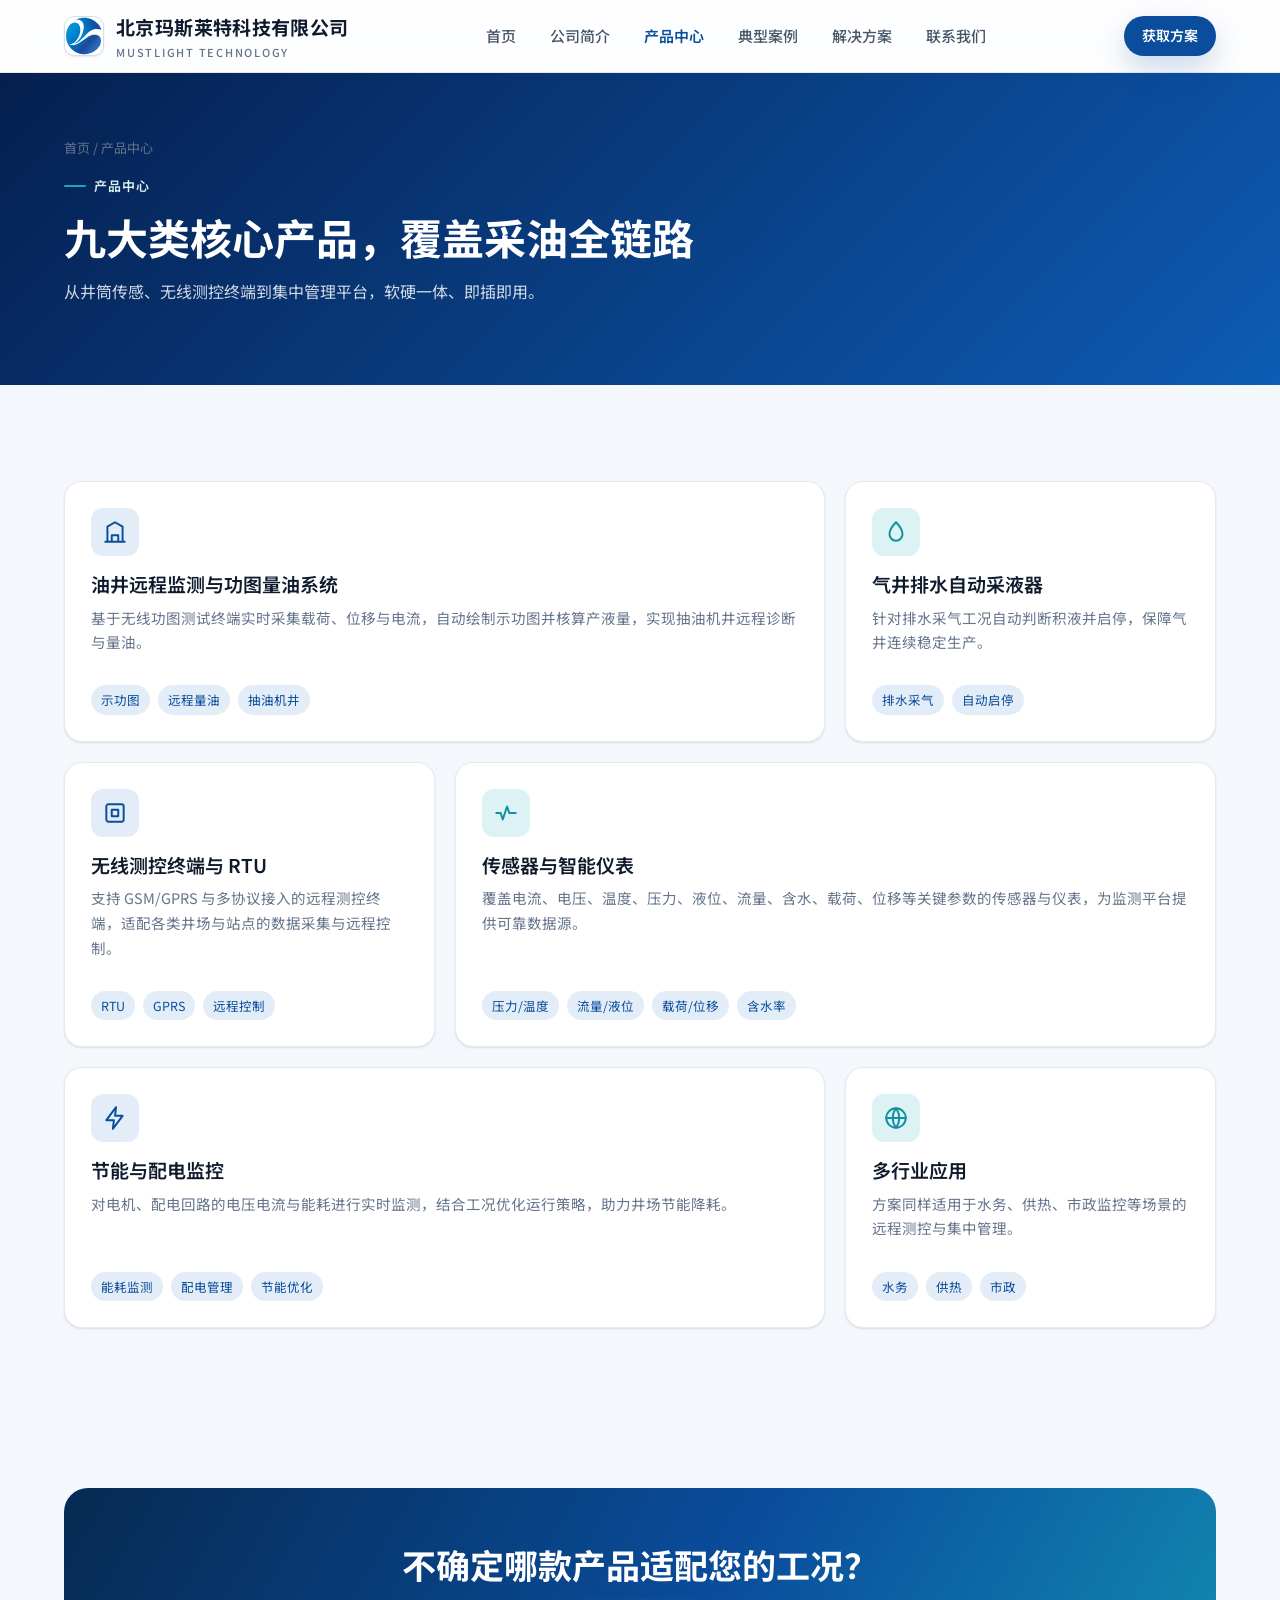
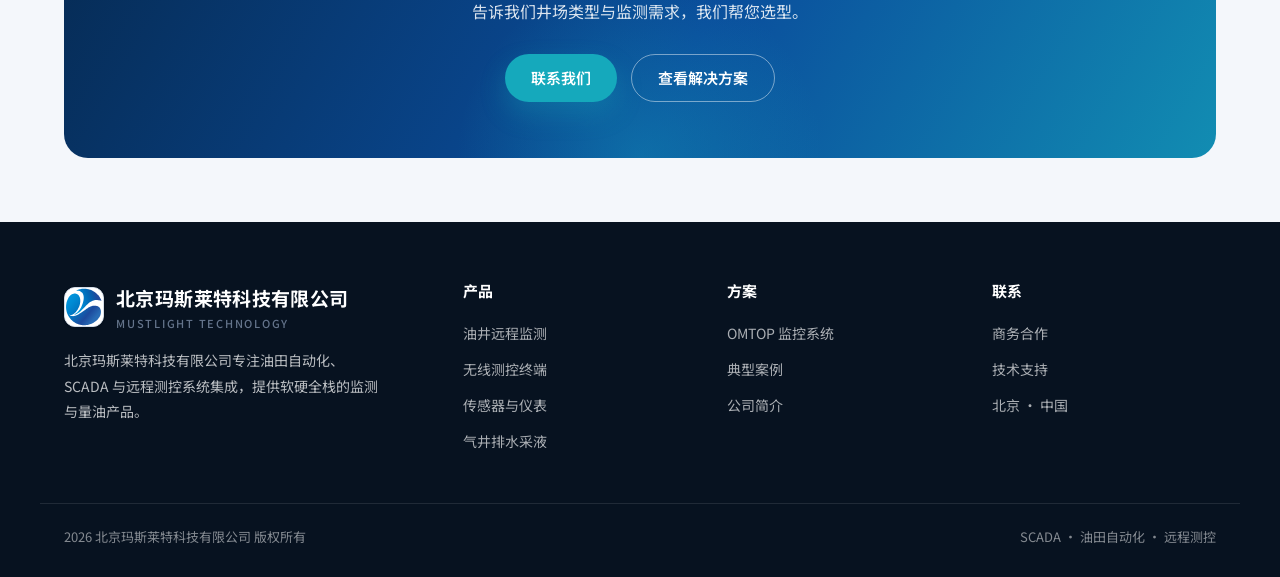
<file: products.html>
<!DOCTYPE html>
<html lang="zh-CN">
<head>
<meta charset="UTF-8" />
<meta name="viewport" content="width=device-width, initial-scale=1.0" />
<title>产品中心 — 北京玛斯莱特科技有限公司</title>
<meta name="description" content="北京玛斯莱特产品中心：油井远程监测与功图量油、无线测控终端 RTU、传感器与仪表、气井排水采液器等九大类核心产品。" />
<link rel="preconnect" href="https://fonts.googleapis.com" />
<link rel="preconnect" href="https://fonts.gstatic.com" crossorigin />
<link href="https://fonts.googleapis.com/css2?family=Montserrat:wght@600;700&family=Noto+Sans+SC:wght@400;500;600;700&display=swap" rel="stylesheet" />
<link rel="stylesheet" href="assets/css/styles.css" />
</head>
<body>

<header class="header">
  <div class="container header__inner">
    <a class="brand" href="index.html" aria-label="北京玛斯莱特科技有限公司 首页">
      <span class="brand__mark" aria-hidden="true"><img class="brand__logo" src="assets/LOGO.svg" alt="北京玛斯莱特科技有限公司" /></span>
      <span class="brand__name">北京玛斯莱特科技有限公司<small>MUSTLIGHT TECHNOLOGY</small></span>
    </a>
    <nav class="nav" id="nav">
      <a href="index.html">首页</a>
      <a href="about.html">公司简介</a>
      <a href="products.html" class="active">产品中心</a>
      <a href="cases.html">典型案例</a>
      <a href="solution.html">解决方案</a>
      <a href="contact.html">联系我们</a>
    </nav>
    <div class="header__cta">
      <a href="contact.html" class="btn btn--primary btn--sm">获取方案</a>
      <button class="nav-toggle" id="navToggle" aria-label="展开菜单" aria-expanded="false"><svg viewBox="0 0 24 24" fill="none" stroke="currentColor" stroke-width="2" stroke-linecap="round"><path d="M4 7h16M4 12h16M4 17h16"/></svg></button>
    </div>
  </div>
</header>

<section class="page-hero">
  <div class="container">
    <div class="breadcrumb"><a href="index.html">首页</a> / 产品中心</div>
    <span class="eyebrow">产品中心</span>
    <h1>九大类核心产品，覆盖采油全链路</h1>
    <p>从井筒传感、无线测控终端到集中管理平台，软硬一体、即插即用。</p>
  </div>
</section>

<section class="section">
  <div class="container">
    <div class="bento">
      <article class="card card--wide">
        <span class="card__icon"><svg viewBox="0 0 24 24" fill="none" stroke="currentColor" stroke-width="1.8" stroke-linecap="round" stroke-linejoin="round"><path d="M3 21h18M5 21V7l7-4 7 4v14M9 21v-6h6v6"/></svg></span>
        <h3 class="card__title">油井远程监测与功图量油系统</h3>
        <p class="card__desc">基于无线功图测试终端实时采集载荷、位移与电流，自动绘制示功图并核算产液量，实现抽油机井远程诊断与量油。</p>
        <div class="card__tags"><span class="tag">示功图</span><span class="tag">远程量油</span><span class="tag">抽油机井</span></div>
      </article>
      <article class="card">
        <span class="card__icon card__icon--cyan"><svg viewBox="0 0 24 24" fill="none" stroke="currentColor" stroke-width="1.8" stroke-linecap="round" stroke-linejoin="round"><path d="M12 3c4 4 6 7 6 11a6 6 0 1 1-12 0c0-4 2-7 6-11Z"/></svg></span>
        <h3 class="card__title">气井排水自动采液器</h3>
        <p class="card__desc">针对排水采气工况自动判断积液并启停，保障气井连续稳定生产。</p>
        <div class="card__tags"><span class="tag">排水采气</span><span class="tag">自动启停</span></div>
      </article>
      <article class="card">
        <span class="card__icon"><svg viewBox="0 0 24 24" fill="none" stroke="currentColor" stroke-width="1.8" stroke-linecap="round" stroke-linejoin="round"><rect x="4" y="4" width="16" height="16" rx="2"/><path d="M9 9h6v6H9z"/></svg></span>
        <h3 class="card__title">无线测控终端与 RTU</h3>
        <p class="card__desc">支持 GSM/GPRS 与多协议接入的远程测控终端，适配各类井场与站点的数据采集与远程控制。</p>
        <div class="card__tags"><span class="tag">RTU</span><span class="tag">GPRS</span><span class="tag">远程控制</span></div>
      </article>
      <article class="card card--wide">
        <span class="card__icon card__icon--cyan"><svg viewBox="0 0 24 24" fill="none" stroke="currentColor" stroke-width="1.8" stroke-linecap="round" stroke-linejoin="round"><path d="M3 12h4l2 6 4-12 2 6h6"/></svg></span>
        <h3 class="card__title">传感器与智能仪表</h3>
        <p class="card__desc">覆盖电流、电压、温度、压力、液位、流量、含水、载荷、位移等关键参数的传感器与仪表，为监测平台提供可靠数据源。</p>
        <div class="card__tags"><span class="tag">压力/温度</span><span class="tag">流量/液位</span><span class="tag">载荷/位移</span><span class="tag">含水率</span></div>
      </article>
      <article class="card card--wide">
        <span class="card__icon"><svg viewBox="0 0 24 24" fill="none" stroke="currentColor" stroke-width="1.8" stroke-linecap="round" stroke-linejoin="round"><path d="M13 2 4 14h7l-1 8 9-12h-7l1-8Z"/></svg></span>
        <h3 class="card__title">节能与配电监控</h3>
        <p class="card__desc">对电机、配电回路的电压电流与能耗进行实时监测，结合工况优化运行策略，助力井场节能降耗。</p>
        <div class="card__tags"><span class="tag">能耗监测</span><span class="tag">配电管理</span><span class="tag">节能优化</span></div>
      </article>
      <article class="card">
        <span class="card__icon card__icon--cyan"><svg viewBox="0 0 24 24" fill="none" stroke="currentColor" stroke-width="1.8" stroke-linecap="round" stroke-linejoin="round"><circle cx="12" cy="12" r="9"/><path d="M3 12h18M12 3a15 15 0 0 1 0 18M12 3a15 15 0 0 0 0 18"/></svg></span>
        <h3 class="card__title">多行业应用</h3>
        <p class="card__desc">方案同样适用于水务、供热、市政监控等场景的远程测控与集中管理。</p>
        <div class="card__tags"><span class="tag">水务</span><span class="tag">供热</span><span class="tag">市政</span></div>
      </article>
    </div>
  </div>
</section>

<section class="section section--tight">
  <div class="container">
    <div class="cta">
      <div class="cta__inner">
        <h2>不确定哪款产品适配您的工况？</h2>
        <p>告诉我们井场类型与监测需求，我们帮您选型。</p>
        <div class="cta__actions"><a href="contact.html" class="btn btn--cyan">联系我们</a><a href="solution.html" class="btn btn--ghost">查看解决方案</a></div>
      </div>
    </div>
  </div>
</section>

<footer class="footer">
  <div class="container footer__grid">
    <div>
      <a class="brand" href="index.html"><span class="brand__mark" aria-hidden="true"><img class="brand__logo" src="assets/LOGO.svg" alt="北京玛斯莱特科技有限公司" /></span><span class="brand__name">北京玛斯莱特科技有限公司<small>MUSTLIGHT TECHNOLOGY</small></span></a>
      <p class="footer__about">北京玛斯莱特科技有限公司专注油田自动化、SCADA 与远程测控系统集成，提供软硬全栈的监测与量油产品。</p>
    </div>
    <div class="footer__col"><h4>产品</h4><a href="products.html">油井远程监测</a><a href="products.html">无线测控终端</a><a href="products.html">传感器与仪表</a><a href="products.html">气井排水采液</a></div>
    <div class="footer__col"><h4>方案</h4><a href="solution.html">OMTOP 监控系统</a><a href="cases.html">典型案例</a><a href="about.html">公司简介</a></div>
    <div class="footer__col"><h4>联系</h4><a href="contact.html">商务合作</a><a href="contact.html">技术支持</a><a href="contact.html">北京 · 中国</a></div>
  </div>
  <div class="container footer__bottom"><span>2026 北京玛斯莱特科技有限公司 版权所有</span><span>SCADA · 油田自动化 · 远程测控</span></div>
</footer>

<script src="assets/js/main.js"></script>
</body>
</html>
</file>
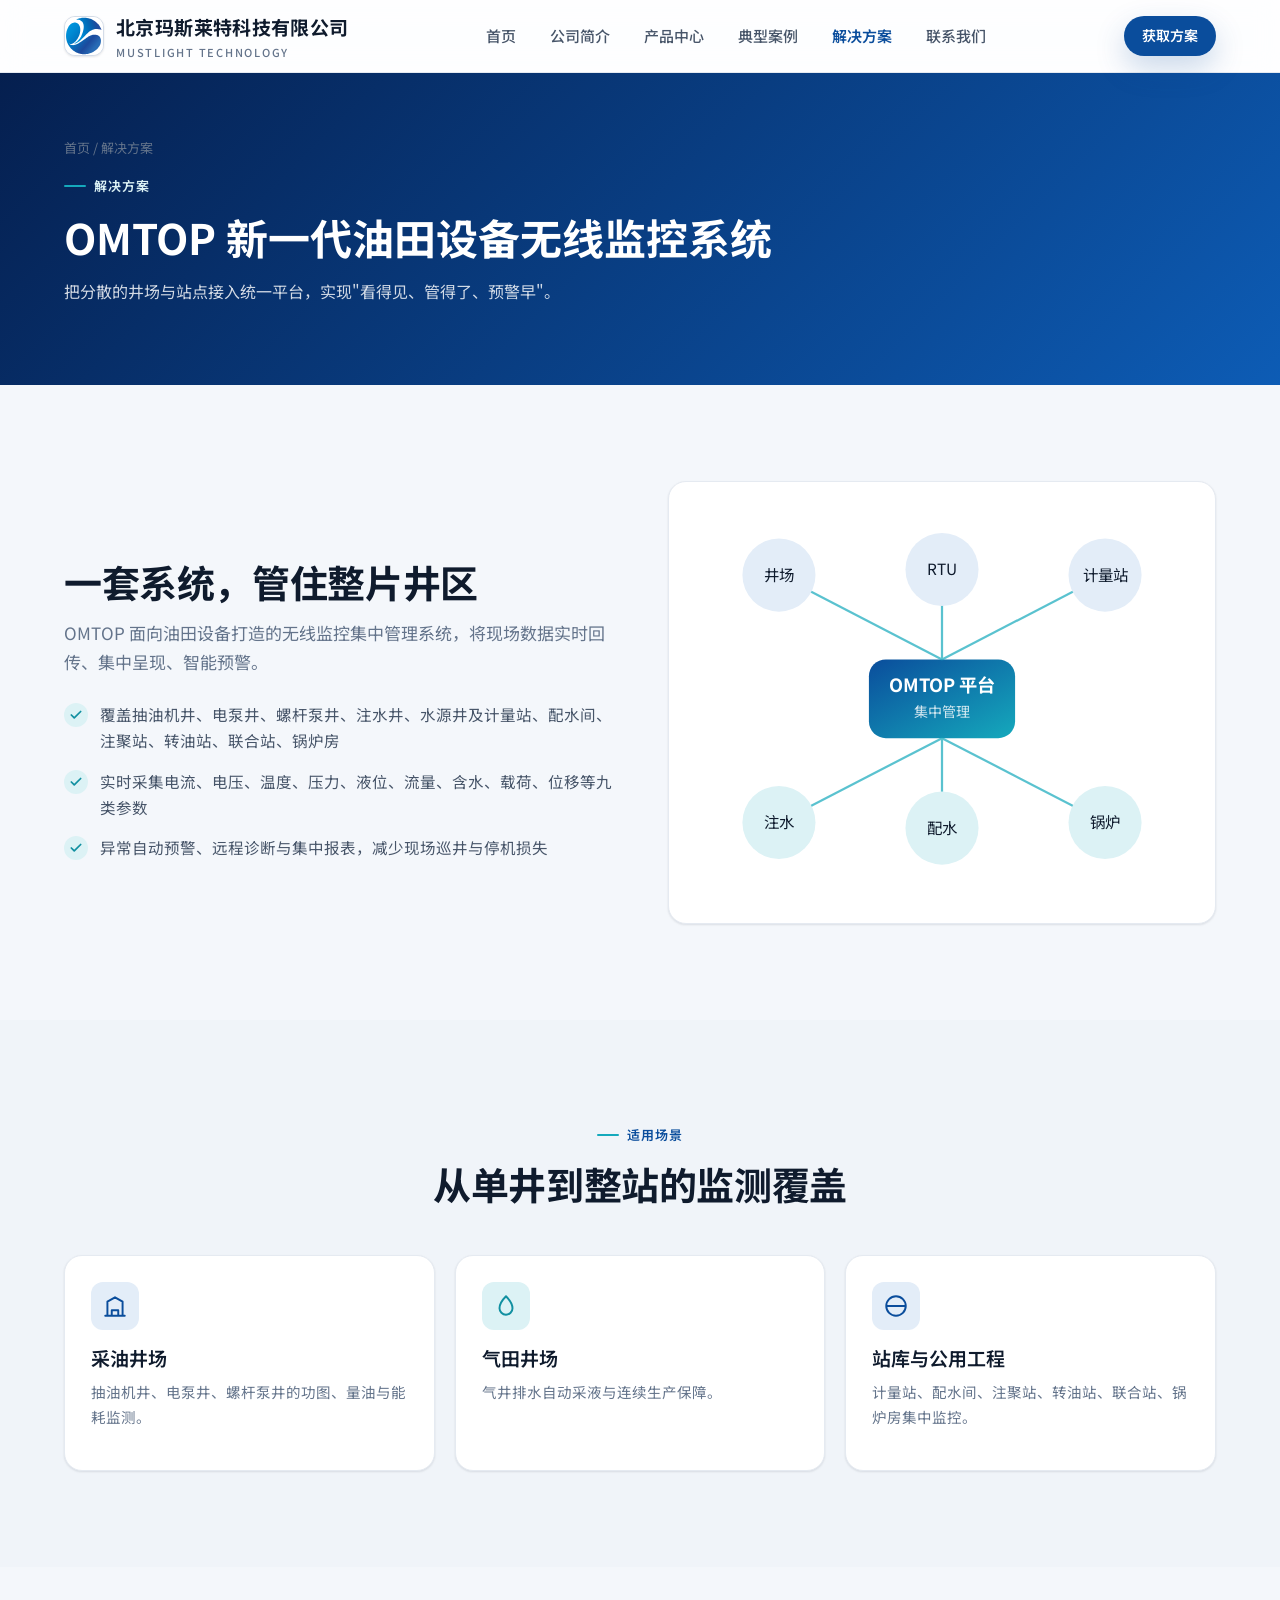
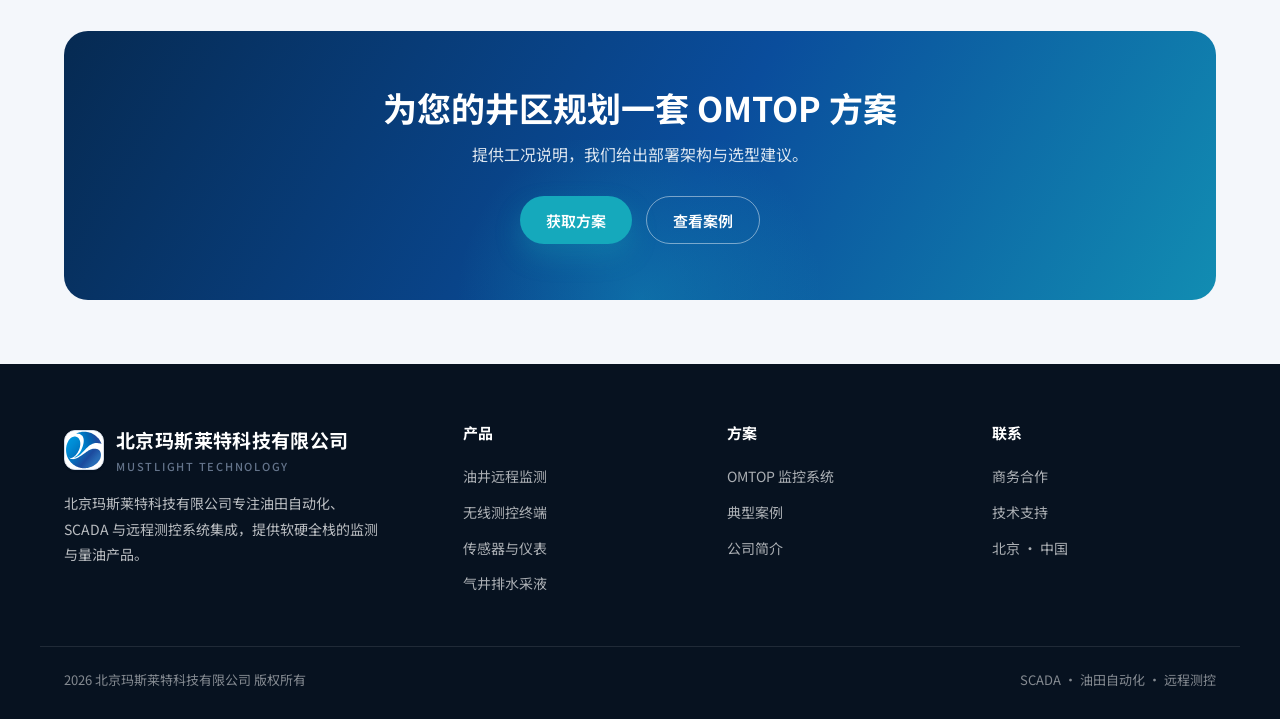
<file: solution.html>
<!DOCTYPE html>
<html lang="zh-CN">
<head>
<meta charset="UTF-8" />
<meta name="viewport" content="width=device-width, initial-scale=1.0" />
<title>解决方案 — OMTOP 新一代油田设备无线监控系统</title>
<meta name="description" content="OMTOP 是北京玛斯莱特面向油田设备打造的无线监控集中管理系统，覆盖抽油机井、电泵井、气井及计量站等场景的实时监测与集中管理。" />
<link rel="preconnect" href="https://fonts.googleapis.com" />
<link rel="preconnect" href="https://fonts.gstatic.com" crossorigin />
<link href="https://fonts.googleapis.com/css2?family=Montserrat:wght@600;700&family=Noto+Sans+SC:wght@400;500;600;700&display=swap" rel="stylesheet" />
<link rel="stylesheet" href="assets/css/styles.css" />
</head>
<body>

<header class="header">
  <div class="container header__inner">
    <a class="brand" href="index.html" aria-label="北京玛斯莱特科技有限公司 首页">
      <span class="brand__mark" aria-hidden="true"><img class="brand__logo" src="assets/LOGO.svg" alt="北京玛斯莱特科技有限公司" /></span>
      <span class="brand__name">北京玛斯莱特科技有限公司<small>MUSTLIGHT TECHNOLOGY</small></span>
    </a>
    <nav class="nav" id="nav">
      <a href="index.html">首页</a>
      <a href="about.html">公司简介</a>
      <a href="products.html">产品中心</a>
      <a href="cases.html">典型案例</a>
      <a href="solution.html" class="active">解决方案</a>
      <a href="contact.html">联系我们</a>
    </nav>
    <div class="header__cta">
      <a href="contact.html" class="btn btn--primary btn--sm">获取方案</a>
      <button class="nav-toggle" id="navToggle" aria-label="展开菜单" aria-expanded="false"><svg viewBox="0 0 24 24" fill="none" stroke="currentColor" stroke-width="2" stroke-linecap="round"><path d="M4 7h16M4 12h16M4 17h16"/></svg></button>
    </div>
  </div>
</header>

<section class="page-hero">
  <div class="container">
    <div class="breadcrumb"><a href="index.html">首页</a> / 解决方案</div>
    <span class="eyebrow">解决方案</span>
    <h1>OMTOP 新一代油田设备无线监控系统</h1>
    <p>把分散的井场与站点接入统一平台，实现"看得见、管得了、预警早"。</p>
  </div>
</section>

<section class="section">
  <div class="container solution__grid">
    <div class="solution__copy">
      <h2 class="section-title">一套系统，管住整片井区</h2>
      <p class="section-sub">OMTOP 面向油田设备打造的无线监控集中管理系统，将现场数据实时回传、集中呈现、智能预警。</p>
      <ul class="solution__list">
        <li><span class="check"><svg viewBox="0 0 24 24" fill="none" stroke="currentColor" stroke-width="3" stroke-linecap="round" stroke-linejoin="round"><path d="M20 6 9 17l-5-5"/></svg></span>覆盖抽油机井、电泵井、螺杆泵井、注水井、水源井及计量站、配水间、注聚站、转油站、联合站、锅炉房</li>
        <li><span class="check"><svg viewBox="0 0 24 24" fill="none" stroke="currentColor" stroke-width="3" stroke-linecap="round" stroke-linejoin="round"><path d="M20 6 9 17l-5-5"/></svg></span>实时采集电流、电压、温度、压力、液位、流量、含水、载荷、位移等九类参数</li>
        <li><span class="check"><svg viewBox="0 0 24 24" fill="none" stroke="currentColor" stroke-width="3" stroke-linecap="round" stroke-linejoin="round"><path d="M20 6 9 17l-5-5"/></svg></span>异常自动预警、远程诊断与集中报表，减少现场巡井与停机损失</li>
      </ul>
    </div>
    <div class="solution__diagram" aria-label="系统架构示意">
      <svg viewBox="0 0 360 280" width="100%" role="img" aria-label="OMTOP 系统架构">
        <defs><linearGradient id="g2" x1="0" y1="0" x2="1" y2="1"><stop offset="0%" stop-color="#0A4D9C"/><stop offset="100%" stop-color="#15A9BC"/></linearGradient></defs>
        <rect x="128" y="112" width="104" height="56" rx="12" fill="url(#g2)"/>
        <text x="180" y="135" text-anchor="middle" fill="#fff" font-size="13" font-weight="700" font-family="Noto Sans SC">OMTOP 平台</text>
        <text x="180" y="153" text-anchor="middle" fill="rgba(255,255,255,0.8)" font-size="10" font-family="Noto Sans SC">集中管理</text>
        <g stroke="#15A9BC" stroke-width="1.6" opacity="0.7">
          <line x1="180" y1="112" x2="64" y2="52"/><line x1="180" y1="112" x2="180" y2="48"/><line x1="180" y1="112" x2="296" y2="52"/>
          <line x1="180" y1="168" x2="64" y2="228"/><line x1="180" y1="168" x2="180" y2="232"/><line x1="180" y1="168" x2="296" y2="228"/>
        </g>
        <g font-family="Noto Sans SC" font-size="11" fill="#0F1B2D" text-anchor="middle">
          <circle cx="64" cy="52" r="26" fill="#E3EDF8"/><text x="64" y="56">井场</text>
          <circle cx="180" cy="48" r="26" fill="#E3EDF8"/><text x="180" y="52">RTU</text>
          <circle cx="296" cy="52" r="26" fill="#E3EDF8"/><text x="296" y="56">计量站</text>
          <circle cx="64" cy="228" r="26" fill="#DCF2F5"/><text x="64" y="232">注水</text>
          <circle cx="180" cy="232" r="26" fill="#DCF2F5"/><text x="180" y="236">配水</text>
          <circle cx="296" cy="228" r="26" fill="#DCF2F5"/><text x="296" y="232">锅炉</text>
        </g>
      </svg>
    </div>
  </div>
</section>

<section class="section section--alt">
  <div class="container">
    <div class="section-head center"><span class="eyebrow">适用场景</span><h2 class="section-title">从单井到整站的监测覆盖</h2></div>
    <div class="info-grid">
      <article class="card"><span class="card__icon"><svg viewBox="0 0 24 24" fill="none" stroke="currentColor" stroke-width="1.8" stroke-linecap="round" stroke-linejoin="round"><path d="M3 21h18M5 21V8l7-4 7 4v13M9 21v-5h6v5"/></svg></span><h3 class="card__title">采油井场</h3><p class="card__desc">抽油机井、电泵井、螺杆泵井的功图、量油与能耗监测。</p></article>
      <article class="card"><span class="card__icon card__icon--cyan"><svg viewBox="0 0 24 24" fill="none" stroke="currentColor" stroke-width="1.8" stroke-linecap="round" stroke-linejoin="round"><path d="M12 3c4 4 6 7 6 11a6 6 0 1 1-12 0c0-4 2-7 6-11Z"/></svg></span><h3 class="card__title">气田井场</h3><p class="card__desc">气井排水自动采液与连续生产保障。</p></article>
      <article class="card"><span class="card__icon"><svg viewBox="0 0 24 24" fill="none" stroke="currentColor" stroke-width="1.8" stroke-linecap="round" stroke-linejoin="round"><path d="M3 12h18M3 12a9 9 0 0 1 18 0M3 12a9 9 0 0 0 18 0"/></svg></span><h3 class="card__title">站库与公用工程</h3><p class="card__desc">计量站、配水间、注聚站、转油站、联合站、锅炉房集中监控。</p></article>
    </div>
  </div>
</section>

<section class="section section--tight">
  <div class="container">
    <div class="cta">
      <div class="cta__inner">
        <h2>为您的井区规划一套 OMTOP 方案</h2>
        <p>提供工况说明，我们给出部署架构与选型建议。</p>
        <div class="cta__actions"><a href="contact.html" class="btn btn--cyan">获取方案</a><a href="cases.html" class="btn btn--ghost">查看案例</a></div>
      </div>
    </div>
  </div>
</section>

<footer class="footer">
  <div class="container footer__grid">
    <div>
      <a class="brand" href="index.html"><span class="brand__mark" aria-hidden="true"><img class="brand__logo" src="assets/LOGO.svg" alt="北京玛斯莱特科技有限公司" /></span><span class="brand__name">北京玛斯莱特科技有限公司<small>MUSTLIGHT TECHNOLOGY</small></span></a>
      <p class="footer__about">北京玛斯莱特科技有限公司专注油田自动化、SCADA 与远程测控系统集成，提供软硬全栈的监测与量油产品。</p>
    </div>
    <div class="footer__col"><h4>产品</h4><a href="products.html">油井远程监测</a><a href="products.html">无线测控终端</a><a href="products.html">传感器与仪表</a><a href="products.html">气井排水采液</a></div>
    <div class="footer__col"><h4>方案</h4><a href="solution.html">OMTOP 监控系统</a><a href="cases.html">典型案例</a><a href="about.html">公司简介</a></div>
    <div class="footer__col"><h4>联系</h4><a href="contact.html">商务合作</a><a href="contact.html">技术支持</a><a href="contact.html">北京 · 中国</a></div>
  </div>
  <div class="container footer__bottom"><span>2026 北京玛斯莱特科技有限公司 版权所有</span><span>SCADA · 油田自动化 · 远程测控</span></div>
</footer>

<script src="assets/js/main.js"></script>
</body>
</html>
</file>
<file: assets/css/styles.css>
/* =========================================================
   北京玛斯莱特科技有限公司 · 官网设计系统
   现代改版 — 科技蓝 (Tech-Blue)
   设计稿：玛斯莱特官网首页-现代改版 (Ardot)
   说明：所有设计变量集中在 :root，组件复用同一套类名，
        保证首页与内页视觉一致、可直接部署。
   ========================================================= */

/* ---------- 设计变量 (Design Tokens) ---------- */
:root {
  /* 品牌色 */
  --brand-600: #0A4D9C;          /* 主品牌蓝 */
  --brand-700: #08407F;
  --brand-500: #0D5CB5;
  --brand-300: #4F8FD6;
  --brand-100: #E3EDF8;
  --cyan-500: #15A9BC;           /* 强调青 */
  --cyan-600: #1190A1;
  --cyan-100: #DCF2F5;

  /* 中性 / 文本 */
  --ink: #0F1B2D;               /* 主标题深色 */
  --text: #475569;              /* 正文 */
  --muted: #64748B;             /* 次要文字 */
  --line: #E5EAF1;              /* 描边 */
  --line-strong: #D4DCE8;

  /* 背景 */
  --bg: #F4F7FB;                /* 页面底色 */
  --bg-alt: #F0F4F9;            /* 交替区块 */
  --bg-alt-2: #EDF2F8;
  --surface: #FFFFFF;           /* 卡片 */

  /* 深色区 (Hero / CTA / Footer) */
  --dark: #071220;
  --grad-hero: linear-gradient(135deg, #051F4F 0%, #0D5CB5 100%);
  --grad-cta: linear-gradient(120deg, #062A52 0%, #0A4D9C 55%, #15A9BC 120%);

  /* 字体 */
  --font-sans: "Noto Sans SC", -apple-system, BlinkMacSystemFont, "Segoe UI",
    "PingFang SC", "Microsoft YaHei", sans-serif;
  --font-num: "Montserrat", "Noto Sans SC", sans-serif;

  /* 圆角 */
  --r-sm: 8px;
  --r-md: 12px;
  --r-lg: 18px;
  --r-xl: 24px;

  /* 阴影 */
  --sh-sm: 0 1px 2px rgba(15, 27, 45, 0.06), 0 1px 3px rgba(15, 27, 45, 0.05);
  --sh-md: 0 4px 14px rgba(15, 27, 45, 0.07), 0 2px 6px rgba(15, 27, 45, 0.05);
  --sh-lg: 0 18px 48px rgba(8, 33, 64, 0.14);
  --sh-brand: 0 12px 30px rgba(10, 77, 156, 0.22);

  /* 布局 */
  --container: 1200px;
  --gutter: 24px;
  --section-y: 96px;
}

/* ---------- 基础重置 ---------- */
*,
*::before,
*::after { box-sizing: border-box; }

html { scroll-behavior: smooth; -webkit-text-size-adjust: 100%; }

body {
  margin: 0;
  font-family: var(--font-sans);
  font-size: 16px;
  line-height: 1.7;
  color: var(--text);
  background: var(--bg);
  -webkit-font-smoothing: antialiased;
  text-rendering: optimizeLegibility;
}

img { max-width: 100%; display: block; }
a { color: inherit; text-decoration: none; }
button { font-family: inherit; cursor: pointer; border: none; background: none; }
ul { margin: 0; padding: 0; list-style: none; }

h1, h2, h3, h4 { margin: 0; color: var(--ink); font-weight: 700; line-height: 1.25; }

/* ---------- 布局容器 ---------- */
.container {
  width: 100%;
  max-width: var(--container);
  margin-inline: auto;
  padding-inline: var(--gutter);
}

.section { padding-block: var(--section-y); }
.section--alt { background: var(--bg-alt); }
.section--tight { padding-block: 64px; }

/* 区块标题 */
.section-head { max-width: 720px; margin-bottom: 48px; }
.section-head.center { margin-inline: auto; text-align: center; }
.eyebrow {
  display: inline-flex;
  align-items: center;
  gap: 8px;
  font-size: 13px;
  font-weight: 600;
  letter-spacing: 0.08em;
  color: var(--brand-600);
  text-transform: uppercase;
}
.eyebrow::before {
  content: "";
  width: 22px; height: 2px;
  background: var(--cyan-500);
  border-radius: 2px;
}
.section-title {
  font-size: clamp(26px, 3.4vw, 38px);
  margin-top: 14px;
  letter-spacing: -0.01em;
}
.section-sub {
  margin-top: 14px;
  font-size: 17px;
  color: var(--muted);
}

/* ---------- 按钮 ---------- */
.btn {
  display: inline-flex;
  align-items: center;
  justify-content: center;
  gap: 8px;
  height: 48px;
  padding-inline: 26px;
  border-radius: 999px;
  font-size: 15px;
  font-weight: 600;
  transition: transform 0.18s ease, box-shadow 0.18s ease, background 0.18s ease, color 0.18s ease;
  white-space: nowrap;
}
.btn svg { width: 18px; height: 18px; }
.btn--primary { background: var(--brand-600); color: #fff; box-shadow: var(--sh-brand); }
.btn--primary:hover { background: var(--brand-700); transform: translateY(-2px); }
.btn--cyan { background: var(--cyan-500); color: #fff; box-shadow: 0 12px 26px rgba(21, 169, 188, 0.28); }
.btn--cyan:hover { background: var(--cyan-600); transform: translateY(-2px); }
.btn--ghost { background: transparent; color: #fff; border: 1.5px solid rgba(255, 255, 255, 0.45); }
.btn--ghost:hover { background: rgba(255, 255, 255, 0.12); border-color: #fff; }
.btn--outline { background: #fff; color: var(--brand-600); border: 1.5px solid var(--line-strong); }
.btn--outline:hover { border-color: var(--brand-600); transform: translateY(-2px); }
.btn--sm { height: 40px; padding-inline: 18px; font-size: 14px; }

/* =========================================================
   头部 / 导航
   ========================================================= */
.header {
  position: sticky;
  top: 0;
  z-index: 50;
  background: rgba(255, 255, 255, 0.86);
  backdrop-filter: saturate(180%) blur(12px);
  border-bottom: 1px solid var(--line);
}
.header__inner {
  display: flex;
  align-items: center;
  justify-content: space-between;
  height: 72px;
}
.brand { display: flex; align-items: center; gap: 12px; }
.brand__mark {
  width: 40px; height: 40px;
  border-radius: 11px;
  background: #fff;
  border: 1px solid var(--line-strong);
  display: grid; place-items: center;
  box-shadow: var(--sh-sm);
  flex: none;
  overflow: hidden;
}
.brand__logo { width: 100%; height: 100%; object-fit: contain; }
.brand__name { font-size: 19px; font-weight: 700; color: var(--ink); letter-spacing: 0.02em; }
.brand__name small { display: block; font-size: 11px; font-weight: 500; color: var(--muted); letter-spacing: 0.16em; }

.nav { display: flex; align-items: center; gap: 6px; }
.nav a {
  position: relative;
  padding: 8px 14px;
  font-size: 15px;
  font-weight: 500;
  color: var(--text);
  border-radius: 8px;
  transition: color 0.15s ease, background 0.15s ease;
}
.nav a:hover { color: var(--brand-600); background: var(--brand-100); }
.nav a.active { color: var(--brand-600); font-weight: 600; }

.header__cta { display: flex; align-items: center; gap: 12px; }

.nav-toggle {
  display: none;
  width: 44px; height: 44px;
  border-radius: 10px;
  background: var(--brand-100);
  color: var(--brand-600);
  place-items: center;
}
.nav-toggle svg { width: 22px; height: 22px; }

/* =========================================================
   Hero
   ========================================================= */
.hero {
  position: relative;
  background: var(--grad-hero);
  color: #fff;
  overflow: hidden;
}
.hero::after {
  /* 细微光晕，增强科技感 */
  content: "";
  position: absolute;
  top: -200px; right: -120px;
  width: 560px; height: 560px;
  background: radial-gradient(circle, rgba(21, 169, 188, 0.30), transparent 60%);
  pointer-events: none;
}
.hero__inner {
  position: relative;
  z-index: 1;
  display: grid;
  grid-template-columns: 1.05fr 0.95fr;
  gap: 56px;
  align-items: center;
  padding-block: 84px;
}
.hero__eyebrow {
  display: inline-flex;
  align-items: center;
  gap: 8px;
  font-size: 13px;
  font-weight: 600;
  letter-spacing: 0.12em;
  color: var(--cyan-100);
  text-transform: uppercase;
}
.hero__eyebrow::before {
  content: "";
  width: 22px; height: 2px;
  background: var(--cyan-500);
}
.hero h1 {
  color: #fff;
  font-size: clamp(34px, 5vw, 56px);
  line-height: 1.12;
  letter-spacing: -0.02em;
  margin-top: 20px;
}
.hero h1 .accent {
  background: linear-gradient(90deg, #6FE0EE, #9FE3FF);
  -webkit-background-clip: text;
  background-clip: text;
  color: transparent;
}
.hero__sub {
  margin-top: 22px;
  font-size: 18px;
  line-height: 1.75;
  color: rgba(255, 255, 255, 0.82);
  max-width: 520px;
}
.hero__actions { display: flex; flex-wrap: wrap; gap: 14px; margin-top: 32px; }
.hero__trust {
  margin-top: 34px;
  display: flex;
  flex-wrap: wrap;
  gap: 10px 22px;
  font-size: 14px;
  color: rgba(255, 255, 255, 0.72);
}
.hero__trust span { display: inline-flex; align-items: center; gap: 8px; }
.hero__trust svg { width: 16px; height: 16px; color: var(--cyan-500); }

/* Hero 右侧监控面板 */
.monitor {
  background: rgba(255, 255, 255, 0.06);
  border: 1px solid rgba(255, 255, 255, 0.14);
  border-radius: var(--r-xl);
  padding: 22px;
  backdrop-filter: blur(6px);
  box-shadow: var(--sh-lg);
}
.monitor__top {
  display: flex;
  align-items: center;
  justify-content: space-between;
  margin-bottom: 18px;
}
.monitor__title { font-size: 15px; font-weight: 600; color: #fff; }
.status-pill {
  display: inline-flex;
  align-items: center;
  gap: 7px;
  font-size: 12.5px;
  font-weight: 600;
  color: #C8F7E4;
  background: rgba(34, 197, 140, 0.18);
  border: 1px solid rgba(52, 211, 153, 0.4);
  padding: 5px 11px;
  border-radius: 999px;
}
.status-pill .dot {
  width: 8px; height: 8px;
  border-radius: 50%;
  background: #34D399;
  box-shadow: 0 0 0 4px rgba(52, 211, 153, 0.22);
}
.monitor__chart {
  background: rgba(3, 14, 30, 0.4);
  border-radius: var(--r-md);
  padding: 16px 14px 8px;
}
.monitor__chips {
  display: grid;
  grid-template-columns: repeat(3, 1fr);
  gap: 10px;
  margin-top: 16px;
}
.chip {
  background: rgba(255, 255, 255, 0.06);
  border: 1px solid rgba(255, 255, 255, 0.1);
  border-radius: var(--r-sm);
  padding: 12px;
  text-align: center;
}
.chip__label { font-size: 12px; color: rgba(255, 255, 255, 0.7); }
.chip__value {
  font-family: var(--font-num);
  font-size: 22px;
  font-weight: 700;
  color: #fff;
  margin-top: 4px;
  line-height: 1.1;
}
.chip__value small { font-size: 12px; font-weight: 600; color: var(--cyan-100); margin-left: 2px; }

/* =========================================================
   数据条 (Stats)
   ========================================================= */
.stats {
  background: var(--surface);
  border-block: 1px solid var(--line);
}
.stats__grid {
  display: grid;
  grid-template-columns: repeat(4, 1fr);
  gap: 16px;
  padding-block: 40px;
}
.stat { text-align: center; padding: 8px 12px; }
.stat__num {
  font-family: var(--font-num);
  font-size: clamp(30px, 4vw, 44px);
  font-weight: 700;
  color: var(--brand-600);
  line-height: 1;
}
.stat__num span { color: var(--cyan-500); }
.stat__label { margin-top: 10px; font-size: 14px; color: var(--muted); }

/* =========================================================
   产品 Bento 网格
   ========================================================= */
.bento {
  display: grid;
  grid-template-columns: repeat(3, 1fr);
  gap: 20px;
}
.card {
  background: var(--surface);
  border: 1px solid var(--line);
  border-radius: var(--r-lg);
  padding: 26px;
  box-shadow: var(--sh-sm);
  transition: transform 0.2s ease, box-shadow 0.2s ease, border-color 0.2s ease;
  display: flex;
  flex-direction: column;
}
.card:hover { transform: translateY(-4px); box-shadow: var(--sh-md); border-color: var(--brand-100); }
.card--wide { grid-column: span 2; }
.card__icon {
  width: 48px; height: 48px;
  border-radius: 12px;
  background: var(--brand-100);
  color: var(--brand-600);
  display: grid; place-items: center;
  margin-bottom: 16px;
}
.card__icon svg { width: 26px; height: 26px; }
.card__icon--cyan { background: var(--cyan-100); color: var(--cyan-600); }
.card__title { font-size: 19px; font-weight: 600; }
.card__desc { margin-top: 10px; font-size: 14.5px; color: var(--muted); flex: 1; }
.card__tags { display: flex; flex-wrap: wrap; gap: 8px; margin-top: 16px; }
.tag {
  font-size: 12.5px;
  color: var(--brand-600);
  background: var(--brand-100);
  padding: 4px 10px;
  border-radius: 999px;
}
.more-row { margin-top: 36px; text-align: center; }

/* =========================================================
   解决方案
   ========================================================= */
.solution__grid {
  display: grid;
  grid-template-columns: 1fr 1fr;
  gap: 56px;
  align-items: center;
}
.solution__list { margin-top: 24px; display: grid; gap: 14px; }
.solution__list li {
  display: flex;
  gap: 12px;
  font-size: 15.5px;
  color: var(--text);
}
.check {
  flex: none;
  width: 24px; height: 24px;
  border-radius: 50%;
  background: var(--cyan-100);
  color: var(--cyan-600);
  display: grid; place-items: center;
  margin-top: 2px;
}
.check svg { width: 14px; height: 14px; }
.solution__diagram {
  background: var(--surface);
  border: 1px solid var(--line);
  border-radius: var(--r-lg);
  padding: 20px;
  box-shadow: var(--sh-sm);
}

/* =========================================================
   优势
   ========================================================= */
.adv-grid {
  display: grid;
  grid-template-columns: repeat(4, 1fr);
  gap: 20px;
}
.adv {
  background: var(--surface);
  border: 1px solid var(--line);
  border-radius: var(--r-lg);
  padding: 28px 24px;
  box-shadow: var(--sh-sm);
  transition: transform 0.2s ease, box-shadow 0.2s ease;
}
.adv:hover { transform: translateY(-4px); box-shadow: var(--sh-md); }
.adv__icon {
  width: 46px; height: 46px;
  border-radius: 12px;
  background: var(--grad-hero);
  color: #fff;
  display: grid; place-items: center;
  margin-bottom: 16px;
}
.adv__icon svg { width: 24px; height: 24px; }
.adv__title { font-size: 17px; font-weight: 600; }
.adv__desc { margin-top: 8px; font-size: 14px; color: var(--muted); }

/* =========================================================
   案例
   ========================================================= */
.case-grid {
  display: grid;
  grid-template-columns: repeat(3, 1fr);
  gap: 22px;
}
.case {
  background: var(--surface);
  border: 1px solid var(--line);
  border-radius: var(--r-lg);
  overflow: hidden;
  box-shadow: var(--sh-sm);
  transition: transform 0.2s ease, box-shadow 0.2s ease;
}
.case:hover { transform: translateY(-4px); box-shadow: var(--sh-md); }
.case__media {
  height: 168px;
  background: var(--grad-hero);
  position: relative;
  display: grid; place-items: center;
  color: rgba(255, 255, 255, 0.92);
}
.case__media svg { width: 64px; height: 64px; opacity: 0.9; }
.case__media .case__tag {
  position: absolute;
  top: 14px; left: 14px;
  font-size: 12px;
  font-weight: 600;
  color: #fff;
  background: rgba(21, 169, 188, 0.85);
  padding: 4px 12px;
  border-radius: 999px;
}
.case__body { padding: 22px; }
.case__title { font-size: 18px; font-weight: 600; }
.case__desc { margin-top: 8px; font-size: 14px; color: var(--muted); }
.case__meta {
  margin-top: 16px;
  padding-top: 14px;
  border-top: 1px solid var(--line);
  display: flex;
  gap: 18px;
  font-size: 13px;
  color: var(--muted);
}
.case__meta b { color: var(--brand-600); font-family: var(--font-num); font-size: 15px; }

/* =========================================================
   CTA
   ========================================================= */
.cta {
  background: var(--grad-cta);
  color: #fff;
  border-radius: var(--r-xl);
  padding: 56px 48px;
  text-align: center;
  position: relative;
  overflow: hidden;
}
.cta::after {
  content: "";
  position: absolute;
  bottom: -160px; left: 50%;
  transform: translateX(-50%);
  width: 520px; height: 320px;
  background: radial-gradient(circle, rgba(21, 169, 188, 0.35), transparent 60%);
}
.cta__inner { position: relative; z-index: 1; }
.cta h2 { color: #fff; font-size: clamp(24px, 3.4vw, 34px); }
.cta p { margin-top: 12px; color: rgba(255, 255, 255, 0.85); font-size: 16px; }
.cta__actions { margin-top: 28px; display: flex; justify-content: center; gap: 14px; flex-wrap: wrap; }

/* =========================================================
   页脚
   ========================================================= */
.footer {
  background: var(--dark);
  color: rgba(255, 255, 255, 0.72);
  padding-block: 60px 28px;
}
.footer__grid {
  display: grid;
  grid-template-columns: 1.6fr 1fr 1fr 1fr;
  gap: 40px;
}
.footer .brand__name { color: #fff; }
.footer__about { margin-top: 16px; font-size: 14px; max-width: 320px; line-height: 1.8; }
.footer__col h4 { color: #fff; font-size: 15px; margin-bottom: 16px; }
.footer__col a {
  display: block;
  font-size: 14px;
  padding: 6px 0;
  color: rgba(255, 255, 255, 0.66);
  transition: color 0.15s ease;
}
.footer__col a:hover { color: var(--cyan-100); }
.footer__bottom {
  margin-top: 44px;
  padding-top: 22px;
  border-top: 1px solid rgba(255, 255, 255, 0.1);
  display: flex;
  justify-content: space-between;
  flex-wrap: wrap;
  gap: 10px;
  font-size: 13px;
  color: rgba(255, 255, 255, 0.5);
}

/* =========================================================
   内页模板 (通用)
   ========================================================= */
.page-hero {
  background: var(--grad-hero);
  color: #fff;
  padding-block: 64px;
}
.page-hero .eyebrow { color: var(--cyan-100); }
.page-hero h1 { color: #fff; font-size: clamp(28px, 4vw, 42px); margin-top: 14px; }
.page-hero p { margin-top: 14px; color: rgba(255, 255, 255, 0.82); max-width: 640px; }

.breadcrumb { font-size: 13px; color: var(--muted); margin-bottom: 8px; }
.breadcrumb a:hover { color: var(--brand-600); }

.prose { max-width: 820px; }
.prose h2 { font-size: 24px; margin-top: 36px; }
.prose h3 { font-size: 19px; margin-top: 26px; }
.prose p { margin-top: 14px; font-size: 16px; }
.prose ul.ticks { margin-top: 16px; display: grid; gap: 12px; }
.prose ul.ticks li { display: flex; gap: 12px; }

/* 信息卡网格 (内页复用) */
.info-grid {
  display: grid;
  grid-template-columns: repeat(3, 1fr);
  gap: 20px;
  margin-top: 28px;
}

/* =========================================================
   联系页 (表单 + 信息)
   ========================================================= */
.contact-grid {
  display: grid;
  grid-template-columns: 1.4fr 1fr;
  gap: 40px;
  align-items: start;
}
.form {
  background: var(--surface);
  border: 1px solid var(--line);
  border-radius: var(--r-lg);
  padding: 28px;
  box-shadow: var(--sh-sm);
  display: grid;
  gap: 18px;
}
.field { display: grid; gap: 8px; }
.field label { font-size: 14px; font-weight: 600; color: var(--ink); }
.field input,
.field textarea {
  font-family: inherit;
  font-size: 15px;
  color: var(--ink);
  padding: 12px 14px;
  border: 1.5px solid var(--line-strong);
  border-radius: var(--r-sm);
  background: #fff;
  transition: border-color 0.15s ease, box-shadow 0.15s ease;
  width: 100%;
  resize: vertical;
}
.field input:focus,
.field textarea:focus {
  outline: none;
  border-color: var(--brand-600);
  box-shadow: 0 0 0 3px rgba(10, 77, 156, 0.12);
}
.contact__info {
  background: var(--bg-alt);
  border: 1px solid var(--line);
  border-radius: var(--r-lg);
  padding: 28px;
}
.contact__info-title { font-size: 18px; margin-bottom: 18px; }
.info-list { display: grid; gap: 18px; }
.info-list li { display: flex; gap: 14px; align-items: flex-start; font-size: 14.5px; color: var(--text); }
.info-list li b { color: var(--ink); }
.info-list .card__icon { margin-bottom: 0; flex: none; }

/* =========================================================
   响应式
   ========================================================= */
@media (max-width: 1024px) {
  .hero__inner { grid-template-columns: 1fr; gap: 40px; }
  .solution__grid { grid-template-columns: 1fr; gap: 36px; }
  .bento { grid-template-columns: repeat(2, 1fr); }
  .card--wide { grid-column: span 2; }
  .adv-grid { grid-template-columns: repeat(2, 1fr); }
  .footer__grid { grid-template-columns: 1fr 1fr; }
}

@media (max-width: 760px) {
  :root { --section-y: 64px; }
  .nav, .header__cta .btn--outline { display: none; }
  .nav-toggle { display: grid; }
  .header__inner { height: 60px; }
  .brand { gap: 9px; min-width: 0; }
  .brand__mark { width: 34px; height: 34px; border-radius: 9px; }
  .brand__name { font-size: 15px; line-height: 1.15; white-space: nowrap; }
  .brand__name small { display: none; }
  .header__cta .btn--primary { display: none; }
  .nav.open {
    display: flex;
    flex-direction: column;
    align-items: stretch;
    position: absolute;
    top: 60px; left: 0; right: 0;
    background: #fff;
    border-bottom: 1px solid var(--line);
    padding: 12px var(--gutter) 18px;
    gap: 4px;
    box-shadow: var(--sh-md);
  }
  .nav.open a { padding: 12px 14px; }
  .hero__inner { padding-block: 56px; }
  .stats__grid { grid-template-columns: repeat(2, 1fr); gap: 24px 12px; }
  .bento { grid-template-columns: 1fr; }
  .card--wide { grid-column: span 1; }
  .adv-grid { grid-template-columns: 1fr; }
  .case-grid { grid-template-columns: 1fr; }
  .info-grid { grid-template-columns: 1fr; }
  .footer__grid { grid-template-columns: 1fr; gap: 28px; }
  .cta { padding: 40px 24px; }
  .contact-grid { grid-template-columns: 1fr; }
}

/* 可访问性：减少动画 */
@media (prefers-reduced-motion: reduce) {
  * { scroll-behavior: auto; transition: none !important; }
}
</file>
